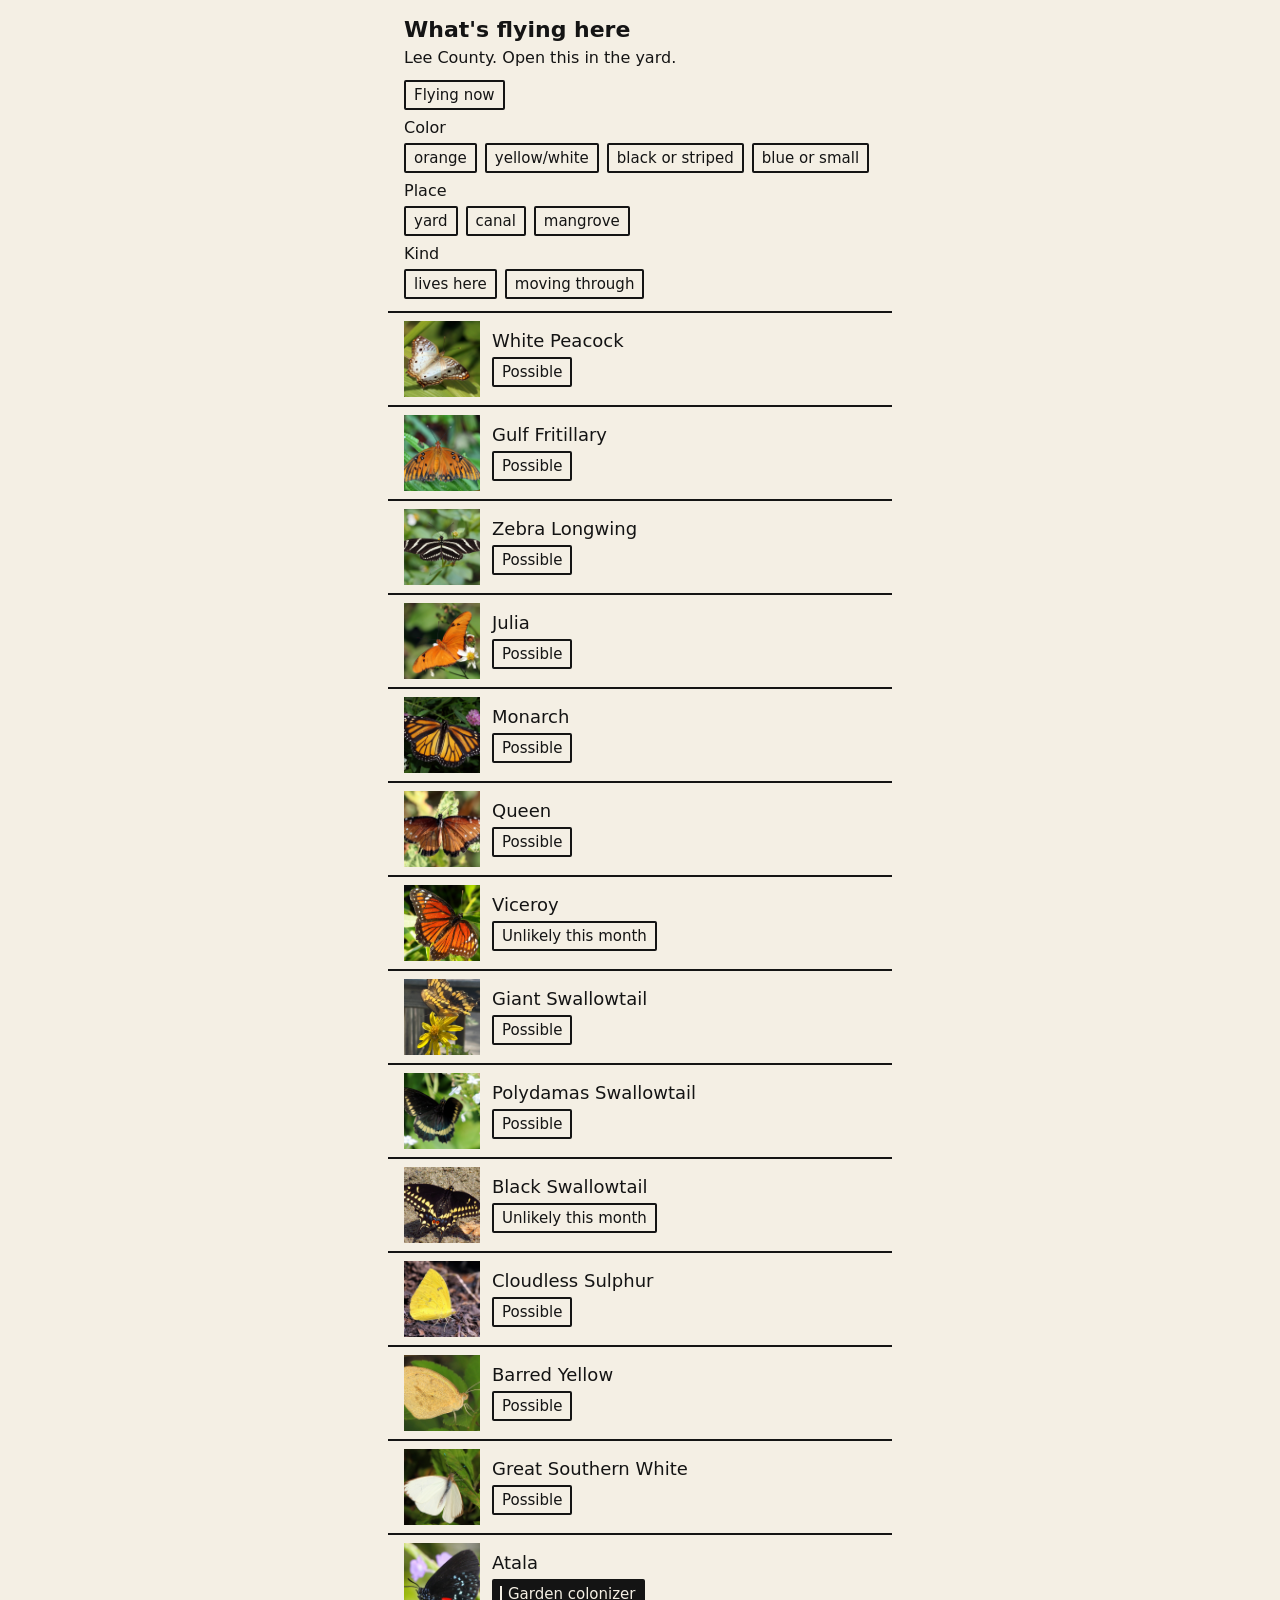
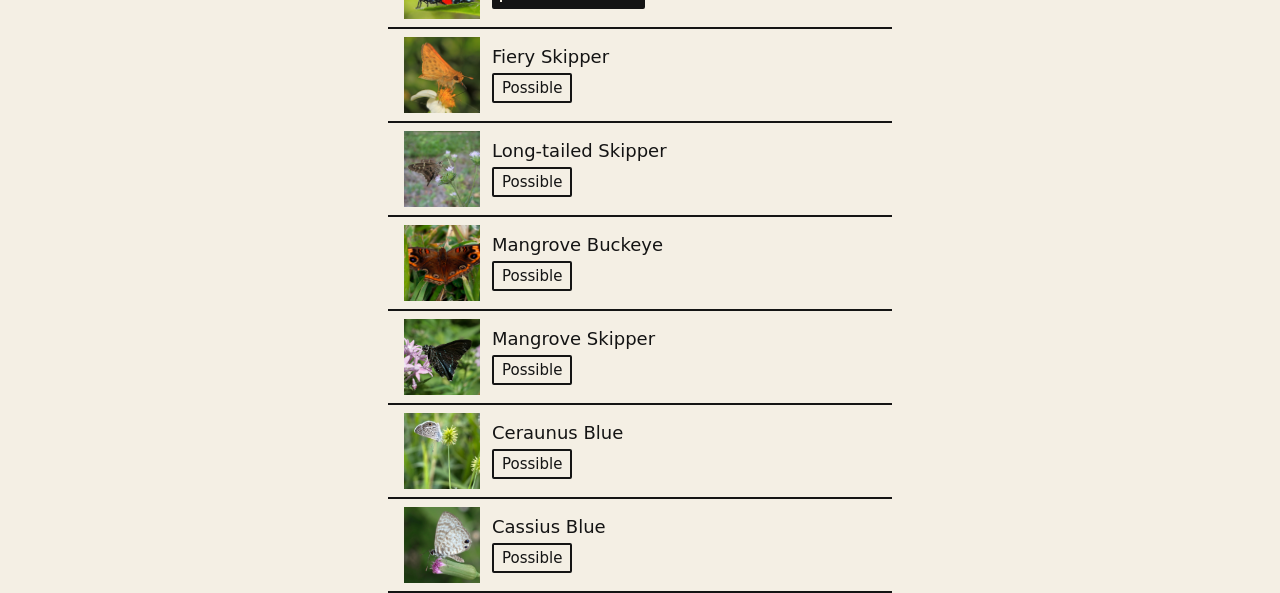
<file: index.html>
<!DOCTYPE html>
<html lang="en">
<head>
  <meta charset="utf-8">
  <meta name="viewport" content="width=device-width, initial-scale=1">
  <title>Cape Coral butterflies</title>
  <link rel="stylesheet" href="css/guide.css">
</head>
<body>
  <div class="app" data-home>
    <header class="home-top">
      <div class="home-lines">
        <h1 class="home-line">What&#39;s flying here</h1>
        <p class="home-sub">Lee County. Open this in the yard.</p>
      </div>
      <div class="filters">
        <div class="filter-lead">
          <button type="button" class="fchip" data-group="flying" data-value="now" aria-pressed="false">Flying now</button>
        </div>
        <div class="filter-group">
          <span class="filter-group-label">Color</span>
          <div class="filter-options">
            <button type="button" class="fchip" data-group="color" data-value="orange" aria-pressed="false">orange</button>
            <button type="button" class="fchip" data-group="color" data-value="yellow/white" aria-pressed="false">yellow/white</button>
            <button type="button" class="fchip" data-group="color" data-value="black or striped" aria-pressed="false">black or striped</button>
            <button type="button" class="fchip" data-group="color" data-value="blue or small" aria-pressed="false">blue or small</button>
          </div>
        </div>
        <div class="filter-group">
          <span class="filter-group-label">Place</span>
          <div class="filter-options">
            <button type="button" class="fchip" data-group="place" data-value="yard" aria-pressed="false">yard</button>
            <button type="button" class="fchip" data-group="place" data-value="canal" aria-pressed="false">canal</button>
            <button type="button" class="fchip" data-group="place" data-value="mangrove" aria-pressed="false">mangrove</button>
          </div>
        </div>
        <div class="filter-group">
          <span class="filter-group-label">Kind</span>
          <div class="filter-options">
            <button type="button" class="fchip" data-group="kind" data-value="lives here" aria-pressed="false">lives here</button>
            <button type="button" class="fchip" data-group="kind" data-value="moving through" aria-pressed="false">moving through</button>
          </div>
        </div>
      </div>
    </header>
    <main class="list">
    <a class="card" href="species/white-peacock.html" data-species="white-peacock" data-color="yellow/white" data-place="yard|canal" data-kind="lives here" data-august-chip="Common now" data-peak="" data-flight="1,2,3,4,5,6,7,8,9,10,11,12" data-garden="0">
      <span class="card-photo"><img src="img/white-peacock-hero.jpg" alt="" width="76" height="76"></span>
      <span class="card-text">
        <span class="card-name">White Peacock</span>
        <span class="chip chip-common" data-chip>Common now</span>
      </span>
    </a>
    <a class="card" href="species/gulf-fritillary.html" data-species="gulf-fritillary" data-color="orange" data-place="yard" data-kind="lives here|moving through" data-august-chip="Common now" data-peak="8,9,10" data-flight="1,2,3,4,5,6,7,8,9,10,11,12" data-garden="0">
      <span class="card-photo"><img src="img/gulf-fritillary-hero.jpg" alt="" width="76" height="76"></span>
      <span class="card-text">
        <span class="card-name">Gulf Fritillary</span>
        <span class="chip chip-common" data-chip>Common now</span>
      </span>
    </a>
    <a class="card" href="species/zebra-longwing.html" data-species="zebra-longwing" data-color="black or striped" data-place="yard" data-kind="lives here" data-august-chip="Common now" data-peak="" data-flight="1,2,3,4,5,6,7,8,9,10,11,12" data-garden="0">
      <span class="card-photo"><img src="img/zebra-longwing-hero.jpg" alt="" width="76" height="76"></span>
      <span class="card-text">
        <span class="card-name">Zebra Longwing</span>
        <span class="chip chip-common" data-chip>Common now</span>
      </span>
    </a>
    <a class="card" href="species/julia.html" data-species="julia" data-color="orange" data-place="yard" data-kind="lives here" data-august-chip="Possible" data-peak="" data-flight="1,2,3,4,5,6,7,8,9,10,11,12" data-garden="0">
      <span class="card-photo"><img src="img/julia-hero.jpg" alt="" width="76" height="76"></span>
      <span class="card-text">
        <span class="card-name">Julia</span>
        <span class="chip chip-possible" data-chip>Possible</span>
      </span>
    </a>
    <a class="card" href="species/monarch.html" data-species="monarch" data-color="orange" data-place="yard" data-kind="lives here|moving through" data-august-chip="Common now" data-peak="10,11" data-flight="1,2,3,4,5,6,7,8,9,10,11,12" data-garden="0">
      <span class="card-photo"><img src="img/monarch-hero.jpg" alt="" width="76" height="76"></span>
      <span class="card-text">
        <span class="card-name">Monarch</span>
        <span class="chip chip-common" data-chip>Common now</span>
      </span>
    </a>
    <a class="card" href="species/queen.html" data-species="queen" data-color="orange" data-place="yard" data-kind="lives here" data-august-chip="Common now" data-peak="" data-flight="1,2,3,4,5,6,7,8,9,10,11,12" data-garden="0">
      <span class="card-photo"><img src="img/queen-hero.jpg" alt="" width="76" height="76"></span>
      <span class="card-text">
        <span class="card-name">Queen</span>
        <span class="chip chip-common" data-chip>Common now</span>
      </span>
    </a>
    <a class="card" href="species/viceroy.html" data-species="viceroy" data-color="orange" data-place="canal" data-kind="lives here" data-august-chip="Possible" data-peak="" data-flight="3,4,5,6,7,8,9,10,11" data-garden="0">
      <span class="card-photo"><img src="img/viceroy-hero.jpg" alt="" width="76" height="76"></span>
      <span class="card-text">
        <span class="card-name">Viceroy</span>
        <span class="chip chip-possible" data-chip>Possible</span>
      </span>
    </a>
    <a class="card" href="species/giant-swallowtail.html" data-species="giant-swallowtail" data-color="yellow/white" data-place="yard" data-kind="lives here" data-august-chip="Common now" data-peak="" data-flight="1,2,3,4,5,6,7,8,9,10,11,12" data-garden="0">
      <span class="card-photo"><img src="img/giant-swallowtail-hero.jpg" alt="" width="76" height="76"></span>
      <span class="card-text">
        <span class="card-name">Giant Swallowtail</span>
        <span class="chip chip-common" data-chip>Common now</span>
      </span>
    </a>
    <a class="card" href="species/polydamas-swallowtail.html" data-species="polydamas-swallowtail" data-color="black or striped" data-place="yard" data-kind="lives here" data-august-chip="Possible" data-peak="" data-flight="1,2,3,4,5,6,7,8,9,10,11,12" data-garden="0">
      <span class="card-photo"><img src="img/polydamas-swallowtail-hero.jpg" alt="" width="76" height="76"></span>
      <span class="card-text">
        <span class="card-name">Polydamas Swallowtail</span>
        <span class="chip chip-possible" data-chip>Possible</span>
      </span>
    </a>
    <a class="card" href="species/black-swallowtail.html" data-species="black-swallowtail" data-color="black or striped" data-place="yard|canal" data-kind="lives here" data-august-chip="Possible" data-peak="" data-flight="2,3,4,5,6,7,8,9,10,11" data-garden="0">
      <span class="card-photo"><img src="img/black-swallowtail-hero.jpg" alt="" width="76" height="76"></span>
      <span class="card-text">
        <span class="card-name">Black Swallowtail</span>
        <span class="chip chip-possible" data-chip>Possible</span>
      </span>
    </a>
    <a class="card" href="species/cloudless-sulphur.html" data-species="cloudless-sulphur" data-color="yellow/white" data-place="yard" data-kind="lives here|moving through" data-august-chip="Possible" data-peak="9,10" data-flight="1,2,3,4,5,6,7,8,9,10,11,12" data-garden="0">
      <span class="card-photo"><img src="img/cloudless-sulphur-hero.jpg" alt="" width="76" height="76"></span>
      <span class="card-text">
        <span class="card-name">Cloudless Sulphur</span>
        <span class="chip chip-possible" data-chip>Possible</span>
      </span>
    </a>
    <a class="card" href="species/barred-yellow.html" data-species="barred-yellow" data-color="yellow/white|blue or small" data-place="" data-kind="lives here" data-august-chip="Common now" data-peak="" data-flight="1,2,3,4,5,6,7,8,9,10,11,12" data-garden="0">
      <span class="card-photo"><img src="img/barred-yellow-hero.jpg" alt="" width="76" height="76"></span>
      <span class="card-text">
        <span class="card-name">Barred Yellow</span>
        <span class="chip chip-common" data-chip>Common now</span>
      </span>
    </a>
    <a class="card" href="species/great-southern-white.html" data-species="great-southern-white" data-color="yellow/white" data-place="mangrove" data-kind="lives here|moving through" data-august-chip="Possible" data-peak="" data-flight="1,2,3,4,5,6,7,8,9,10,11,12" data-garden="0">
      <span class="card-photo"><img src="img/great-southern-white-hero.jpg" alt="" width="76" height="76"></span>
      <span class="card-text">
        <span class="card-name">Great Southern White</span>
        <span class="chip chip-possible" data-chip>Possible</span>
      </span>
    </a>
    <a class="card" href="species/atala.html" data-species="atala" data-color="black or striped" data-place="yard" data-kind="lives here" data-august-chip="Garden colonizer" data-peak="" data-flight="1,2,3,4,5,6,7,8,9,10,11,12" data-garden="1">
      <span class="card-photo"><img src="img/atala-hero.jpg" alt="" width="76" height="76"></span>
      <span class="card-text">
        <span class="card-name">Atala</span>
        <span class="chip chip-colonizer" data-chip>Garden colonizer</span>
      </span>
    </a>
    <a class="card" href="species/fiery-skipper.html" data-species="fiery-skipper" data-color="orange|blue or small" data-place="yard" data-kind="lives here" data-august-chip="Common now" data-peak="" data-flight="1,2,3,4,5,6,7,8,9,10,11,12" data-garden="0">
      <span class="card-photo"><img src="img/fiery-skipper-hero.jpg" alt="" width="76" height="76"></span>
      <span class="card-text">
        <span class="card-name">Fiery Skipper</span>
        <span class="chip chip-common" data-chip>Common now</span>
      </span>
    </a>
    <a class="card" href="species/long-tailed-skipper.html" data-species="long-tailed-skipper" data-color="black or striped" data-place="yard" data-kind="lives here|moving through" data-august-chip="Possible" data-peak="10" data-flight="1,2,3,4,5,6,7,8,9,10,11,12" data-garden="0">
      <span class="card-photo"><img src="img/long-tailed-skipper-hero.jpg" alt="" width="76" height="76"></span>
      <span class="card-text">
        <span class="card-name">Long-tailed Skipper</span>
        <span class="chip chip-possible" data-chip>Possible</span>
      </span>
    </a>
    <a class="card" href="species/mangrove-buckeye.html" data-species="mangrove-buckeye" data-color="orange" data-place="canal|mangrove" data-kind="lives here" data-august-chip="Possible" data-peak="" data-flight="1,2,3,4,5,6,7,8,9,10,11,12" data-garden="0">
      <span class="card-photo"><img src="img/mangrove-buckeye-hero.jpg" alt="" width="76" height="76"></span>
      <span class="card-text">
        <span class="card-name">Mangrove Buckeye</span>
        <span class="chip chip-possible" data-chip>Possible</span>
      </span>
    </a>
    <a class="card" href="species/mangrove-skipper.html" data-species="mangrove-skipper" data-color="black or striped" data-place="mangrove" data-kind="lives here" data-august-chip="Common now" data-peak="" data-flight="1,2,3,4,5,6,7,8,9,10,11,12" data-garden="0">
      <span class="card-photo"><img src="img/mangrove-skipper-hero.jpg" alt="" width="76" height="76"></span>
      <span class="card-text">
        <span class="card-name">Mangrove Skipper</span>
        <span class="chip chip-common" data-chip>Common now</span>
      </span>
    </a>
    <a class="card" href="species/ceraunus-blue.html" data-species="ceraunus-blue" data-color="blue or small" data-place="" data-kind="lives here" data-august-chip="Common now" data-peak="" data-flight="1,2,3,4,5,6,7,8,9,10,11,12" data-garden="0">
      <span class="card-photo"><img src="img/ceraunus-blue-hero.jpg" alt="" width="76" height="76"></span>
      <span class="card-text">
        <span class="card-name">Ceraunus Blue</span>
        <span class="chip chip-common" data-chip>Common now</span>
      </span>
    </a>
    <a class="card" href="species/cassius-blue.html" data-species="cassius-blue" data-color="blue or small" data-place="yard" data-kind="lives here" data-august-chip="Possible" data-peak="" data-flight="1,2,3,4,5,6,7,8,9,10,11,12" data-garden="0">
      <span class="card-photo"><img src="img/cassius-blue-hero.jpg" alt="" width="76" height="76"></span>
      <span class="card-text">
        <span class="card-name">Cassius Blue</span>
        <span class="chip chip-possible" data-chip>Possible</span>
      </span>
    </a>
    </main>
  </div>
  <script src="js/guide.js"></script>
</body>
</html>
</file>
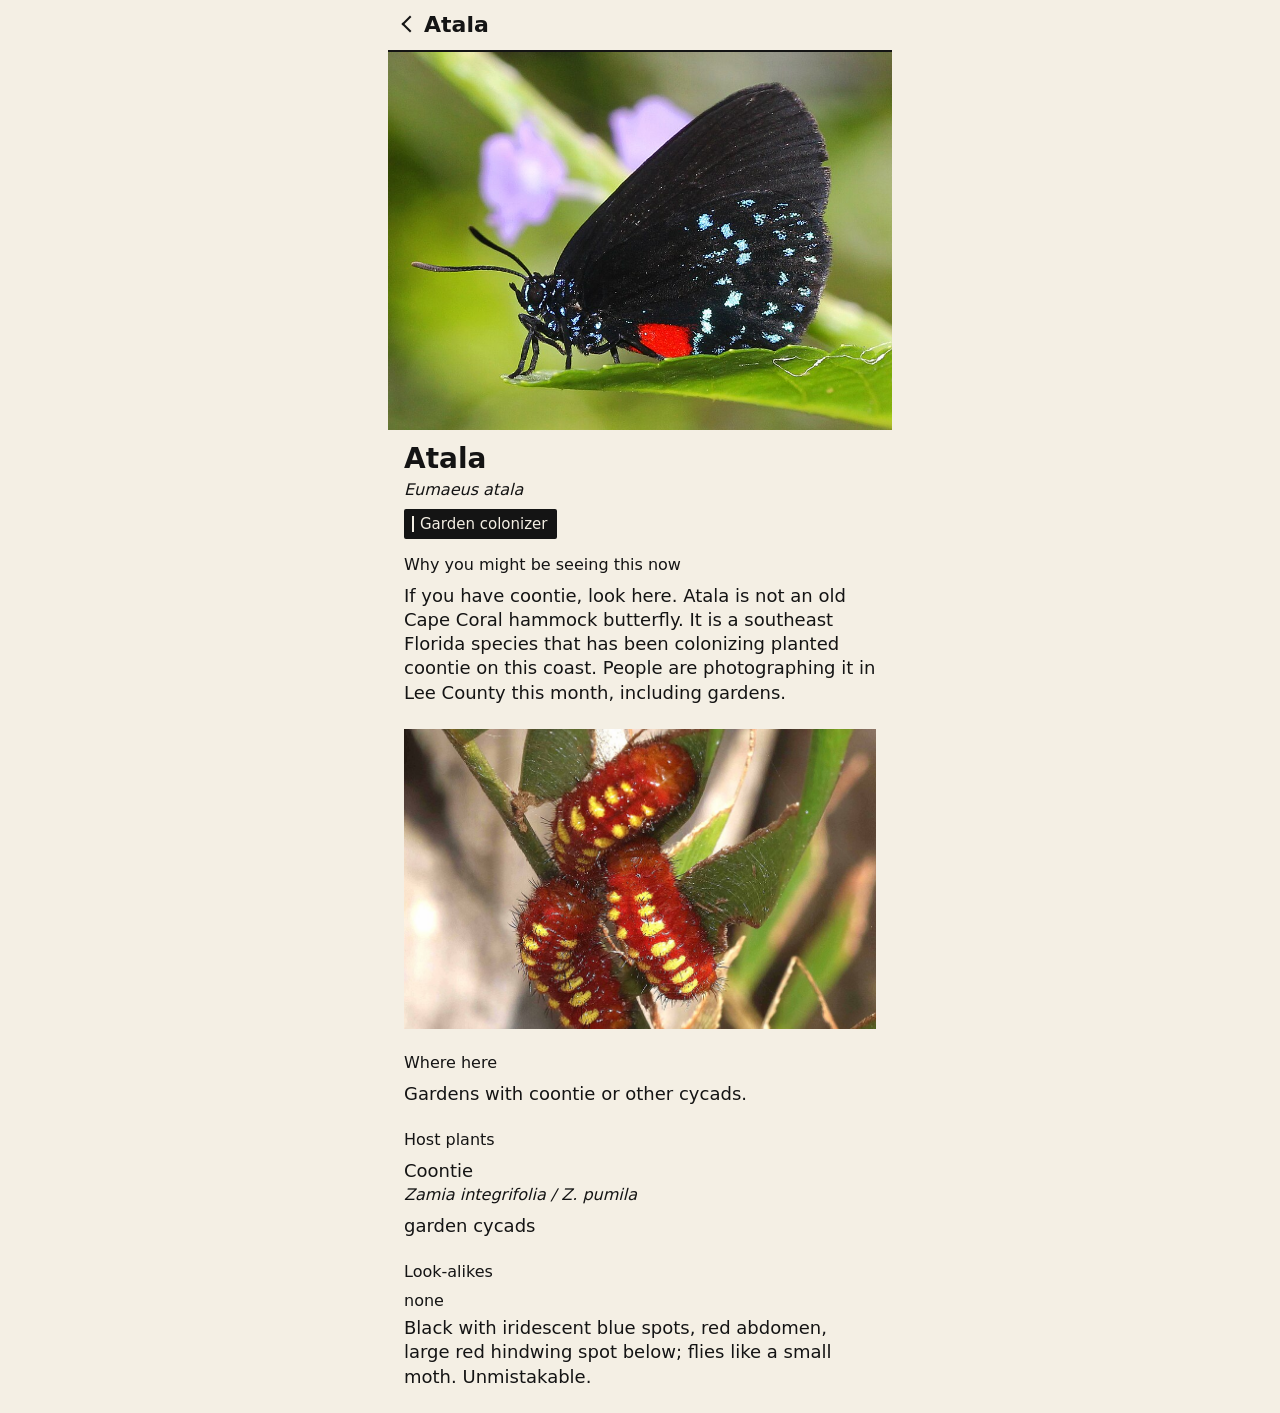
<file: species/atala.html>
<!DOCTYPE html>
<html lang="en">
<head>
  <meta charset="utf-8">
  <meta name="viewport" content="width=device-width, initial-scale=1">
  <title>Atala · Cape Coral butterflies</title>
  <link rel="stylesheet" href="../css/guide.css">
</head>
<body>
  <div class="app" data-species-page data-species="atala" data-color="black or striped" data-place="yard" data-kind="lives here" data-august-chip="Garden colonizer" data-peak="" data-flight="1,2,3,4,5,6,7,8,9,10,11,12" data-garden="1">
    <div class="backbar">
      <a class="back" href="../index.html"><span class="back-mark" aria-hidden="true"></span>Atala</a>
    </div>
    <div class="hero">
      <img src="../img/atala-hero.jpg" alt="" width="400" height="300">
    </div>
    <header class="names">
      <h1 class="common">Atala</h1>
      <p class="scientific">Eumaeus atala</p>
      <span class="chip chip-colonizer" data-chip>Garden colonizer</span>
    </header>
    <section class="why">
      <h2 class="sec-label">Why you might be seeing this now</h2>
      <p class="why-text">If you have coontie, look here. Atala is not an old Cape Coral hammock butterfly. It is a southeast Florida species that has been colonizing planted coontie on this coast. People are photographing it in Lee County this month, including gardens.</p>
    </section>
    <div class="secondary">
      <figure><img src="../img/atala-caterpillar.jpg" alt="" width="400" height="300"></figure>
    </div>
    <section class="section">
      <h2 class="sec-label">Where here</h2>
      <p class="where-text">Gardens with coontie or other cycads.</p>
    </section>
    <section class="section">
      <h2 class="sec-label">Host plants</h2>
      <div class="host">
        <p class="host-common">Coontie</p>
        <span class="host-sci">Zamia integrifolia / Z. pumila</span>
      </div>
      <div class="host">
        <p class="host-common">garden cycads</p>
      </div>
    </section>
    <section class="section">
      <h2 class="sec-label">Look-alikes</h2>
      <div class="la">
        <span class="la-name">none</span>
        <p class="la-how">Black with iridescent blue spots, red abdomen, large red hindwing spot below; flies like a small moth. Unmistakable.</p>
      </div>
    </section>
    <div class="page-end"></div>
  </div>
  <script src="../js/guide.js"></script>
</body>
</html>
</file>
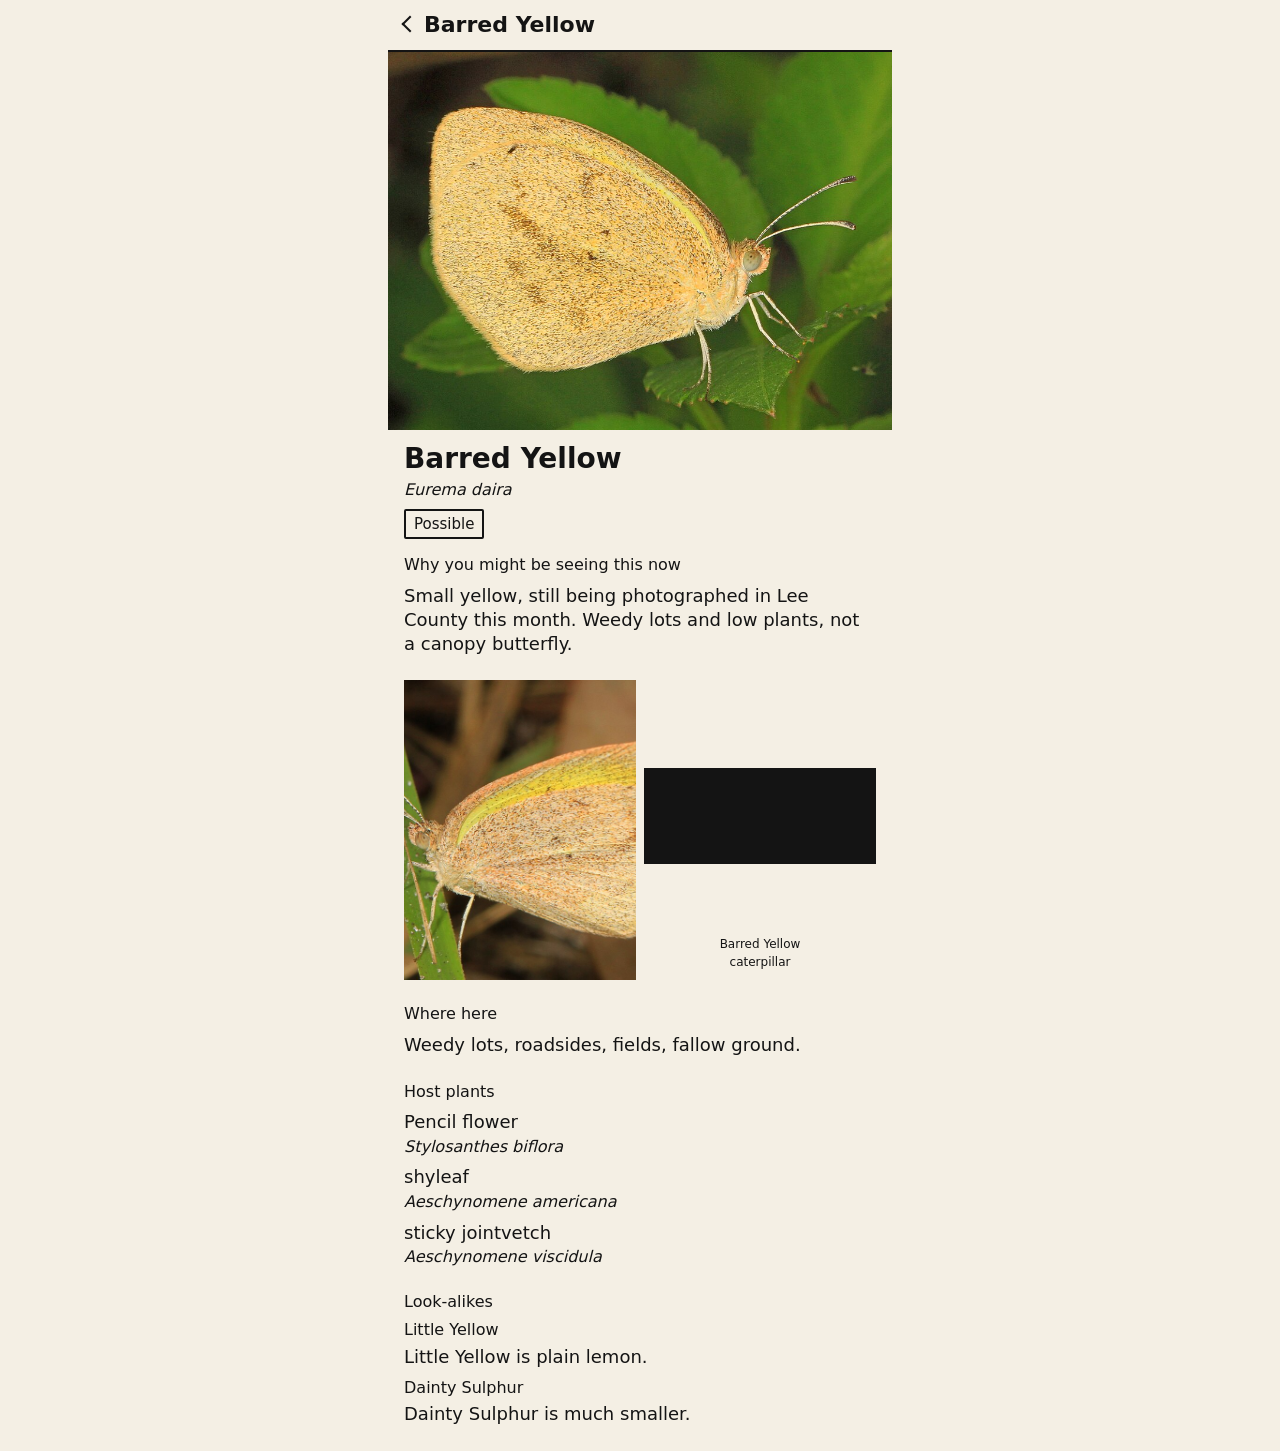
<file: species/barred-yellow.html>
<!DOCTYPE html>
<html lang="en">
<head>
  <meta charset="utf-8">
  <meta name="viewport" content="width=device-width, initial-scale=1">
  <title>Barred Yellow · Cape Coral butterflies</title>
  <link rel="stylesheet" href="../css/guide.css">
</head>
<body>
  <div class="app" data-species-page data-species="barred-yellow" data-color="yellow/white|blue or small" data-place="" data-kind="lives here" data-august-chip="Common now" data-peak="" data-flight="1,2,3,4,5,6,7,8,9,10,11,12" data-garden="0">
    <div class="backbar">
      <a class="back" href="../index.html"><span class="back-mark" aria-hidden="true"></span>Barred Yellow</a>
    </div>
    <div class="hero">
      <img src="../img/barred-yellow-hero.jpg" alt="" width="400" height="300">
    </div>
    <header class="names">
      <h1 class="common">Barred Yellow</h1>
      <p class="scientific">Eurema daira</p>
      <span class="chip chip-common" data-chip>Common now</span>
    </header>
    <section class="why">
      <h2 class="sec-label">Why you might be seeing this now</h2>
      <p class="why-text">Small yellow, still being photographed in Lee County this month. Weedy lots and low plants, not a canopy butterfly.</p>
    </section>
    <div class="secondary two">
      <figure><img src="../img/barred-yellow-underside.jpg" alt="" width="400" height="300"></figure>
      <figure><img src="../img/barred-yellow-caterpillar.svg" alt="" width="400" height="300"></figure>
    </div>
    <section class="section">
      <h2 class="sec-label">Where here</h2>
      <p class="where-text">Weedy lots, roadsides, fields, fallow ground.</p>
    </section>
    <section class="section">
      <h2 class="sec-label">Host plants</h2>
      <div class="host">
        <p class="host-common">Pencil flower</p>
        <span class="host-sci">Stylosanthes biflora</span>
      </div>
      <div class="host">
        <p class="host-common">shyleaf</p>
        <span class="host-sci">Aeschynomene americana</span>
      </div>
      <div class="host">
        <p class="host-common">sticky jointvetch</p>
        <span class="host-sci">Aeschynomene viscidula</span>
      </div>
    </section>
    <section class="section">
      <h2 class="sec-label">Look-alikes</h2>
      <div class="la">
        <span class="la-name">Little Yellow</span>
        <p class="la-how">Little Yellow is plain lemon.</p>
      </div>
      <div class="la">
        <span class="la-name">Dainty Sulphur</span>
        <p class="la-how">Dainty Sulphur is much smaller.</p>
      </div>
    </section>
    <div class="page-end"></div>
  </div>
  <script src="../js/guide.js"></script>
</body>
</html>
</file>
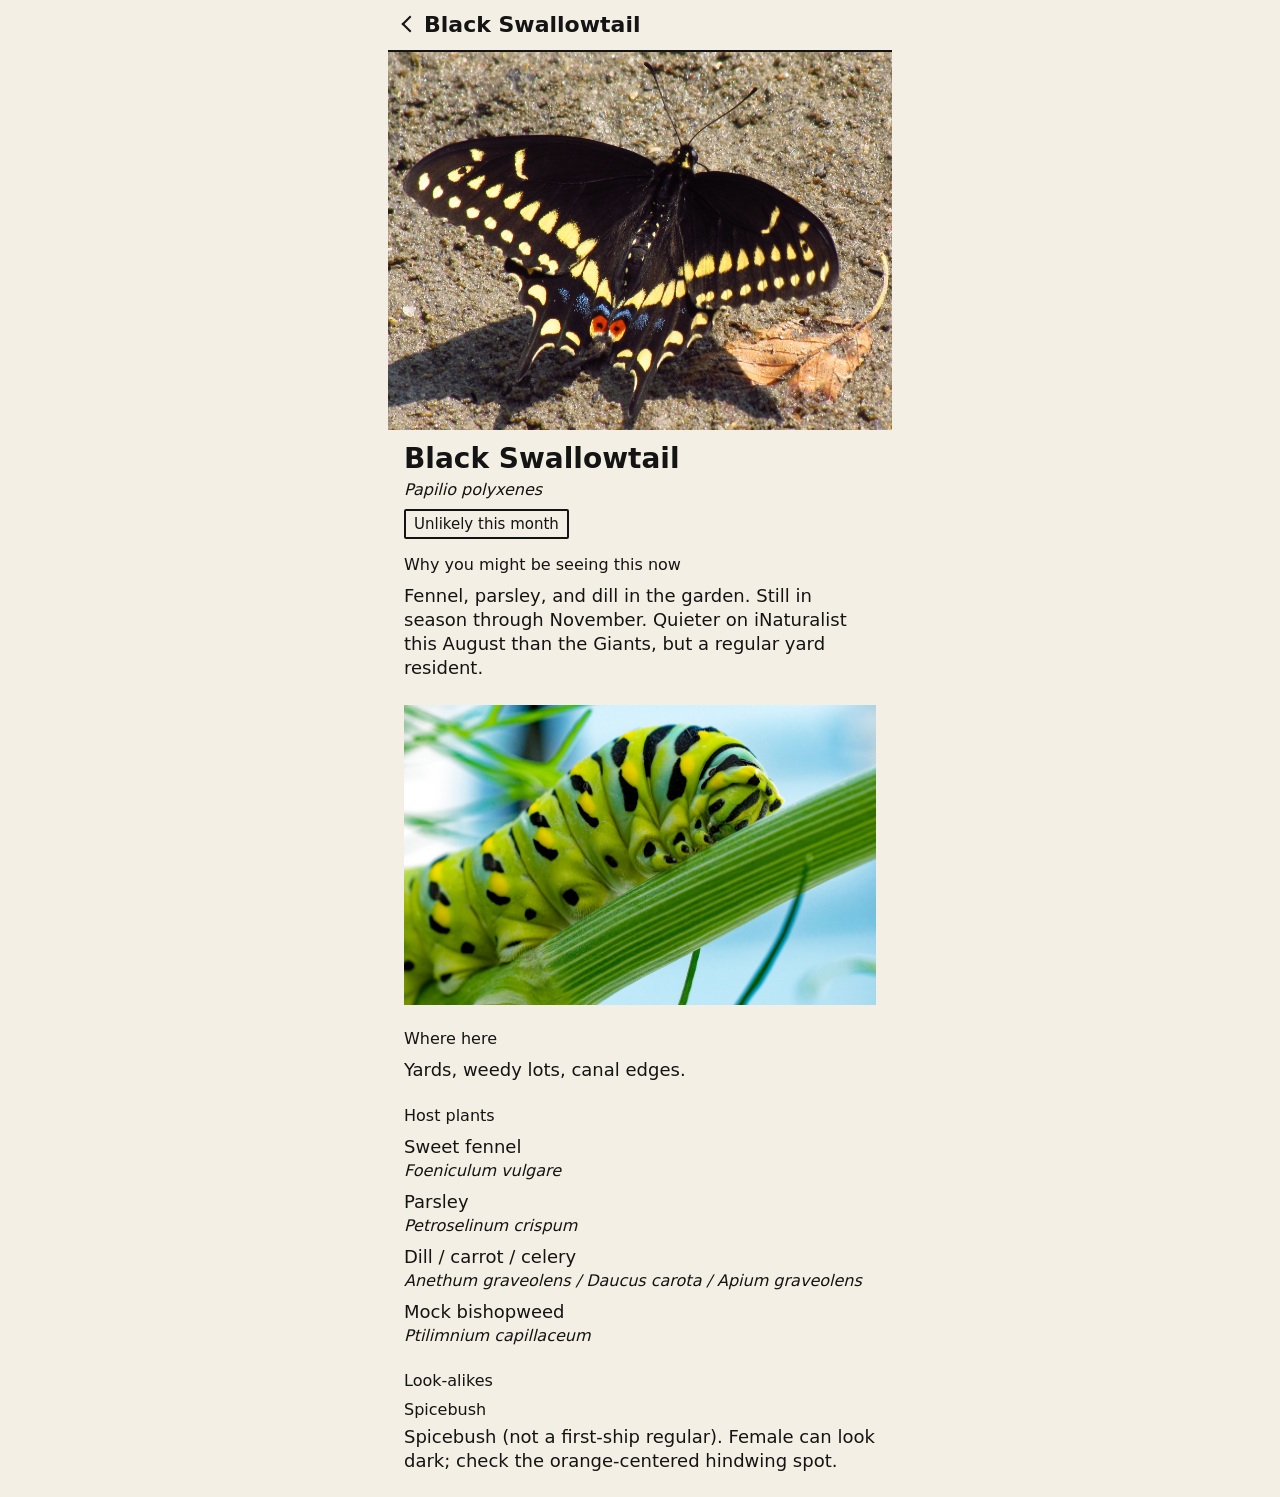
<file: species/black-swallowtail.html>
<!DOCTYPE html>
<html lang="en">
<head>
  <meta charset="utf-8">
  <meta name="viewport" content="width=device-width, initial-scale=1">
  <title>Black Swallowtail · Cape Coral butterflies</title>
  <link rel="stylesheet" href="../css/guide.css">
</head>
<body>
  <div class="app" data-species-page data-species="black-swallowtail" data-color="black or striped" data-place="yard|canal" data-kind="lives here" data-august-chip="Possible" data-peak="" data-flight="2,3,4,5,6,7,8,9,10,11" data-garden="0">
    <div class="backbar">
      <a class="back" href="../index.html"><span class="back-mark" aria-hidden="true"></span>Black Swallowtail</a>
    </div>
    <div class="hero">
      <img src="../img/black-swallowtail-hero.jpg" alt="" width="400" height="300">
    </div>
    <header class="names">
      <h1 class="common">Black Swallowtail</h1>
      <p class="scientific">Papilio polyxenes</p>
      <span class="chip chip-possible" data-chip>Possible</span>
    </header>
    <section class="why">
      <h2 class="sec-label">Why you might be seeing this now</h2>
      <p class="why-text">Fennel, parsley, and dill in the garden. Still in season through November. Quieter on iNaturalist this August than the Giants, but a regular yard resident.</p>
    </section>
    <div class="secondary">
      <figure><img src="../img/black-swallowtail-caterpillar.jpg" alt="" width="400" height="300"></figure>
    </div>
    <section class="section">
      <h2 class="sec-label">Where here</h2>
      <p class="where-text">Yards, weedy lots, canal edges.</p>
    </section>
    <section class="section">
      <h2 class="sec-label">Host plants</h2>
      <div class="host">
        <p class="host-common">Sweet fennel</p>
        <span class="host-sci">Foeniculum vulgare</span>
      </div>
      <div class="host">
        <p class="host-common">Parsley</p>
        <span class="host-sci">Petroselinum crispum</span>
      </div>
      <div class="host">
        <p class="host-common">Dill / carrot / celery</p>
        <span class="host-sci">Anethum graveolens / Daucus carota / Apium graveolens</span>
      </div>
      <div class="host">
        <p class="host-common">Mock bishopweed</p>
        <span class="host-sci">Ptilimnium capillaceum</span>
      </div>
    </section>
    <section class="section">
      <h2 class="sec-label">Look-alikes</h2>
      <div class="la">
        <span class="la-name">Spicebush</span>
        <p class="la-how">Spicebush (not a first-ship regular). Female can look dark; check the orange-centered hindwing spot.</p>
      </div>
    </section>
    <div class="page-end"></div>
  </div>
  <script src="../js/guide.js"></script>
</body>
</html>
</file>
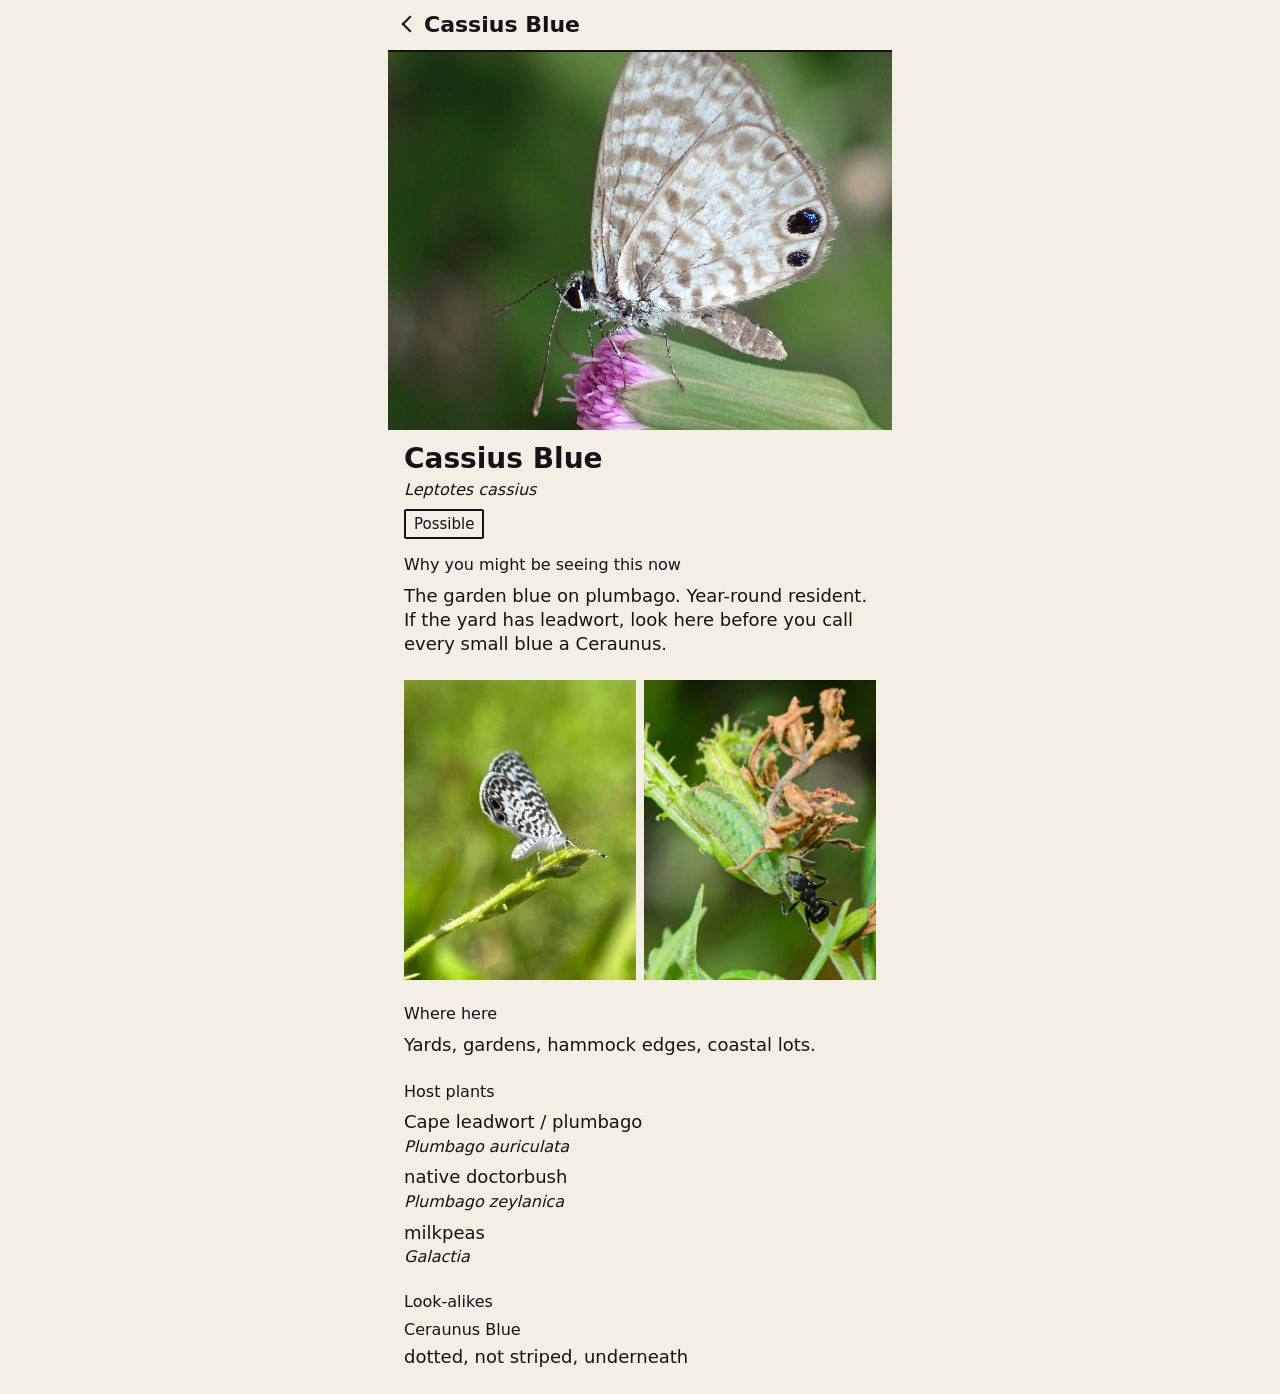
<file: species/cassius-blue.html>
<!DOCTYPE html>
<html lang="en">
<head>
  <meta charset="utf-8">
  <meta name="viewport" content="width=device-width, initial-scale=1">
  <title>Cassius Blue · Cape Coral butterflies</title>
  <link rel="stylesheet" href="../css/guide.css">
</head>
<body>
  <div class="app" data-species-page data-species="cassius-blue" data-color="blue or small" data-place="yard" data-kind="lives here" data-august-chip="Possible" data-peak="" data-flight="1,2,3,4,5,6,7,8,9,10,11,12" data-garden="0">
    <div class="backbar">
      <a class="back" href="../index.html"><span class="back-mark" aria-hidden="true"></span>Cassius Blue</a>
    </div>
    <div class="hero">
      <img src="../img/cassius-blue-hero.jpg" alt="" width="400" height="300">
    </div>
    <header class="names">
      <h1 class="common">Cassius Blue</h1>
      <p class="scientific">Leptotes cassius</p>
      <span class="chip chip-possible" data-chip>Possible</span>
    </header>
    <section class="why">
      <h2 class="sec-label">Why you might be seeing this now</h2>
      <p class="why-text">The garden blue on plumbago. Year-round resident. If the yard has leadwort, look here before you call every small blue a Ceraunus.</p>
    </section>
    <div class="secondary two">
      <figure><img src="../img/cassius-blue-underside.jpg" alt="" width="400" height="300"></figure>
      <figure><img src="../img/cassius-blue-caterpillar.jpg" alt="" width="400" height="300"></figure>
    </div>
    <section class="section">
      <h2 class="sec-label">Where here</h2>
      <p class="where-text">Yards, gardens, hammock edges, coastal lots.</p>
    </section>
    <section class="section">
      <h2 class="sec-label">Host plants</h2>
      <div class="host">
        <p class="host-common">Cape leadwort / plumbago</p>
        <span class="host-sci">Plumbago auriculata</span>
      </div>
      <div class="host">
        <p class="host-common">native doctorbush</p>
        <span class="host-sci">Plumbago zeylanica</span>
      </div>
      <div class="host">
        <p class="host-common">milkpeas</p>
        <span class="host-sci">Galactia</span>
      </div>
    </section>
    <section class="section">
      <h2 class="sec-label">Look-alikes</h2>
      <div class="la">
        <span class="la-name">Ceraunus Blue</span>
        <p class="la-how">dotted, not striped, underneath</p>
      </div>
    </section>
    <div class="page-end"></div>
  </div>
  <script src="../js/guide.js"></script>
</body>
</html>
</file>
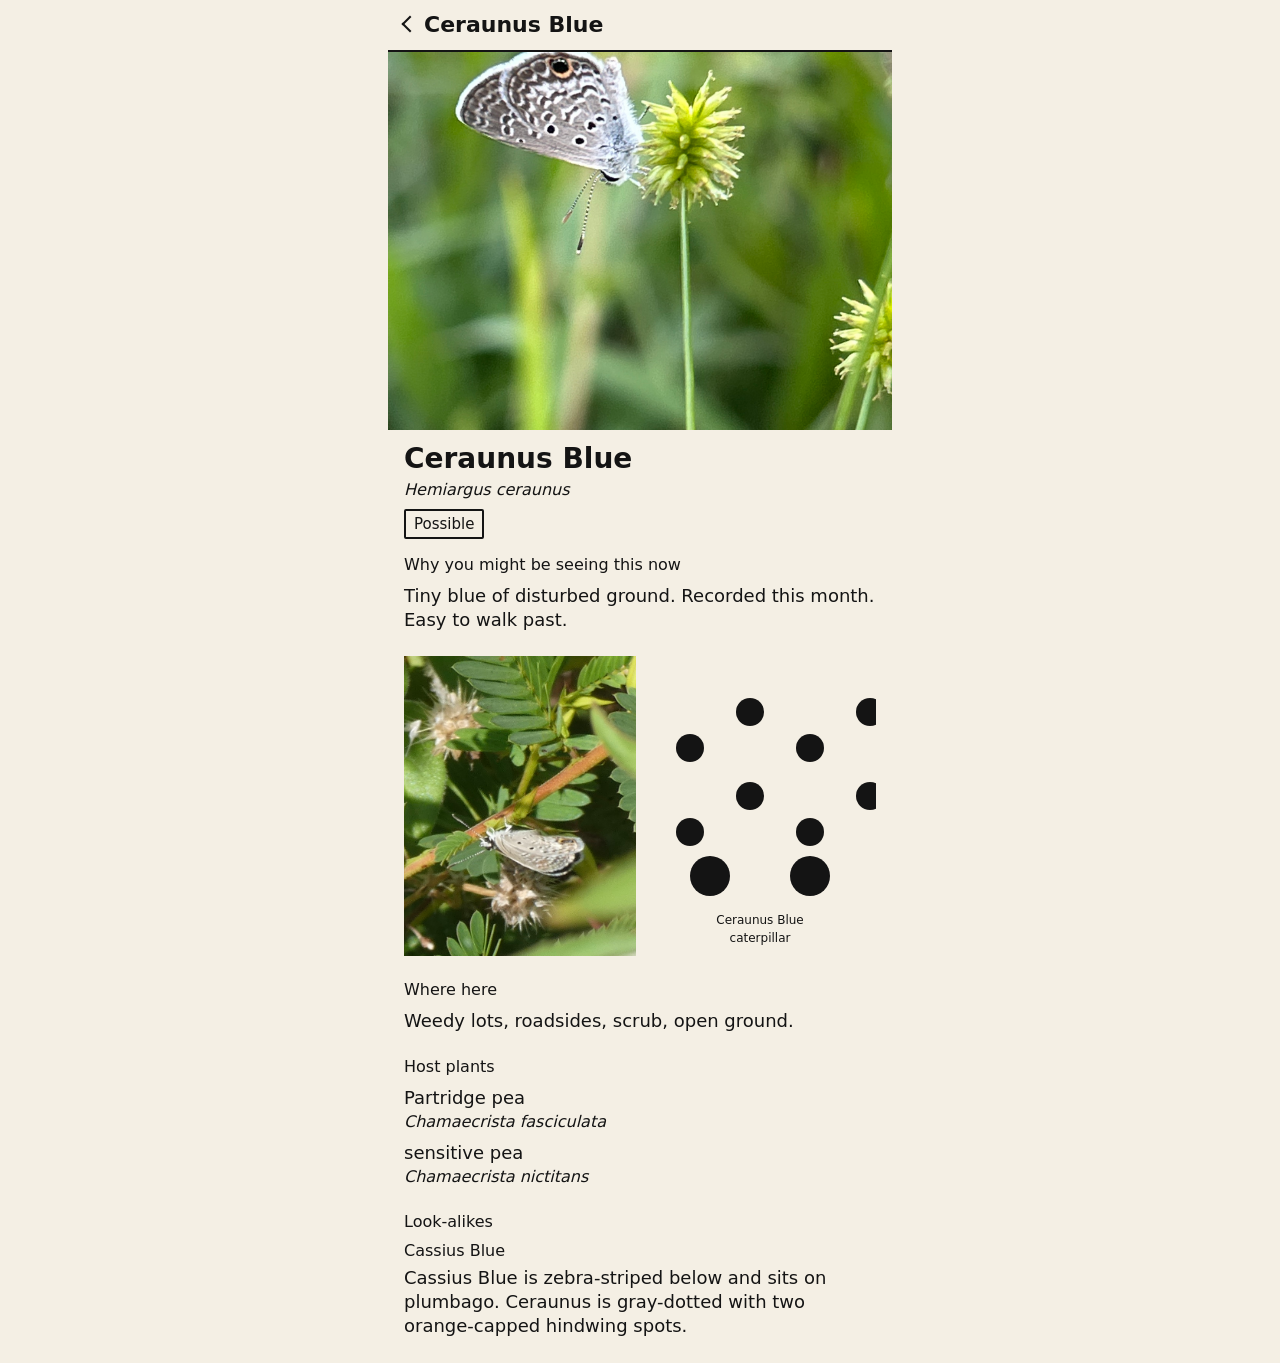
<file: species/ceraunus-blue.html>
<!DOCTYPE html>
<html lang="en">
<head>
  <meta charset="utf-8">
  <meta name="viewport" content="width=device-width, initial-scale=1">
  <title>Ceraunus Blue · Cape Coral butterflies</title>
  <link rel="stylesheet" href="../css/guide.css">
</head>
<body>
  <div class="app" data-species-page data-species="ceraunus-blue" data-color="blue or small" data-place="" data-kind="lives here" data-august-chip="Common now" data-peak="" data-flight="1,2,3,4,5,6,7,8,9,10,11,12" data-garden="0">
    <div class="backbar">
      <a class="back" href="../index.html"><span class="back-mark" aria-hidden="true"></span>Ceraunus Blue</a>
    </div>
    <div class="hero">
      <img src="../img/ceraunus-blue-hero.jpg" alt="" width="400" height="300">
    </div>
    <header class="names">
      <h1 class="common">Ceraunus Blue</h1>
      <p class="scientific">Hemiargus ceraunus</p>
      <span class="chip chip-common" data-chip>Common now</span>
    </header>
    <section class="why">
      <h2 class="sec-label">Why you might be seeing this now</h2>
      <p class="why-text">Tiny blue of disturbed ground. Recorded this month. Easy to walk past.</p>
    </section>
    <div class="secondary two">
      <figure><img src="../img/ceraunus-blue-underside.jpg" alt="" width="400" height="300"></figure>
      <figure><img src="../img/ceraunus-blue-caterpillar.svg" alt="" width="400" height="300"></figure>
    </div>
    <section class="section">
      <h2 class="sec-label">Where here</h2>
      <p class="where-text">Weedy lots, roadsides, scrub, open ground.</p>
    </section>
    <section class="section">
      <h2 class="sec-label">Host plants</h2>
      <div class="host">
        <p class="host-common">Partridge pea</p>
        <span class="host-sci">Chamaecrista fasciculata</span>
      </div>
      <div class="host">
        <p class="host-common">sensitive pea</p>
        <span class="host-sci">Chamaecrista nictitans</span>
      </div>
    </section>
    <section class="section">
      <h2 class="sec-label">Look-alikes</h2>
      <div class="la">
        <span class="la-name">Cassius Blue</span>
        <p class="la-how">Cassius Blue is zebra-striped below and sits on plumbago. Ceraunus is gray-dotted with two orange-capped hindwing spots.</p>
      </div>
    </section>
    <div class="page-end"></div>
  </div>
  <script src="../js/guide.js"></script>
</body>
</html>
</file>
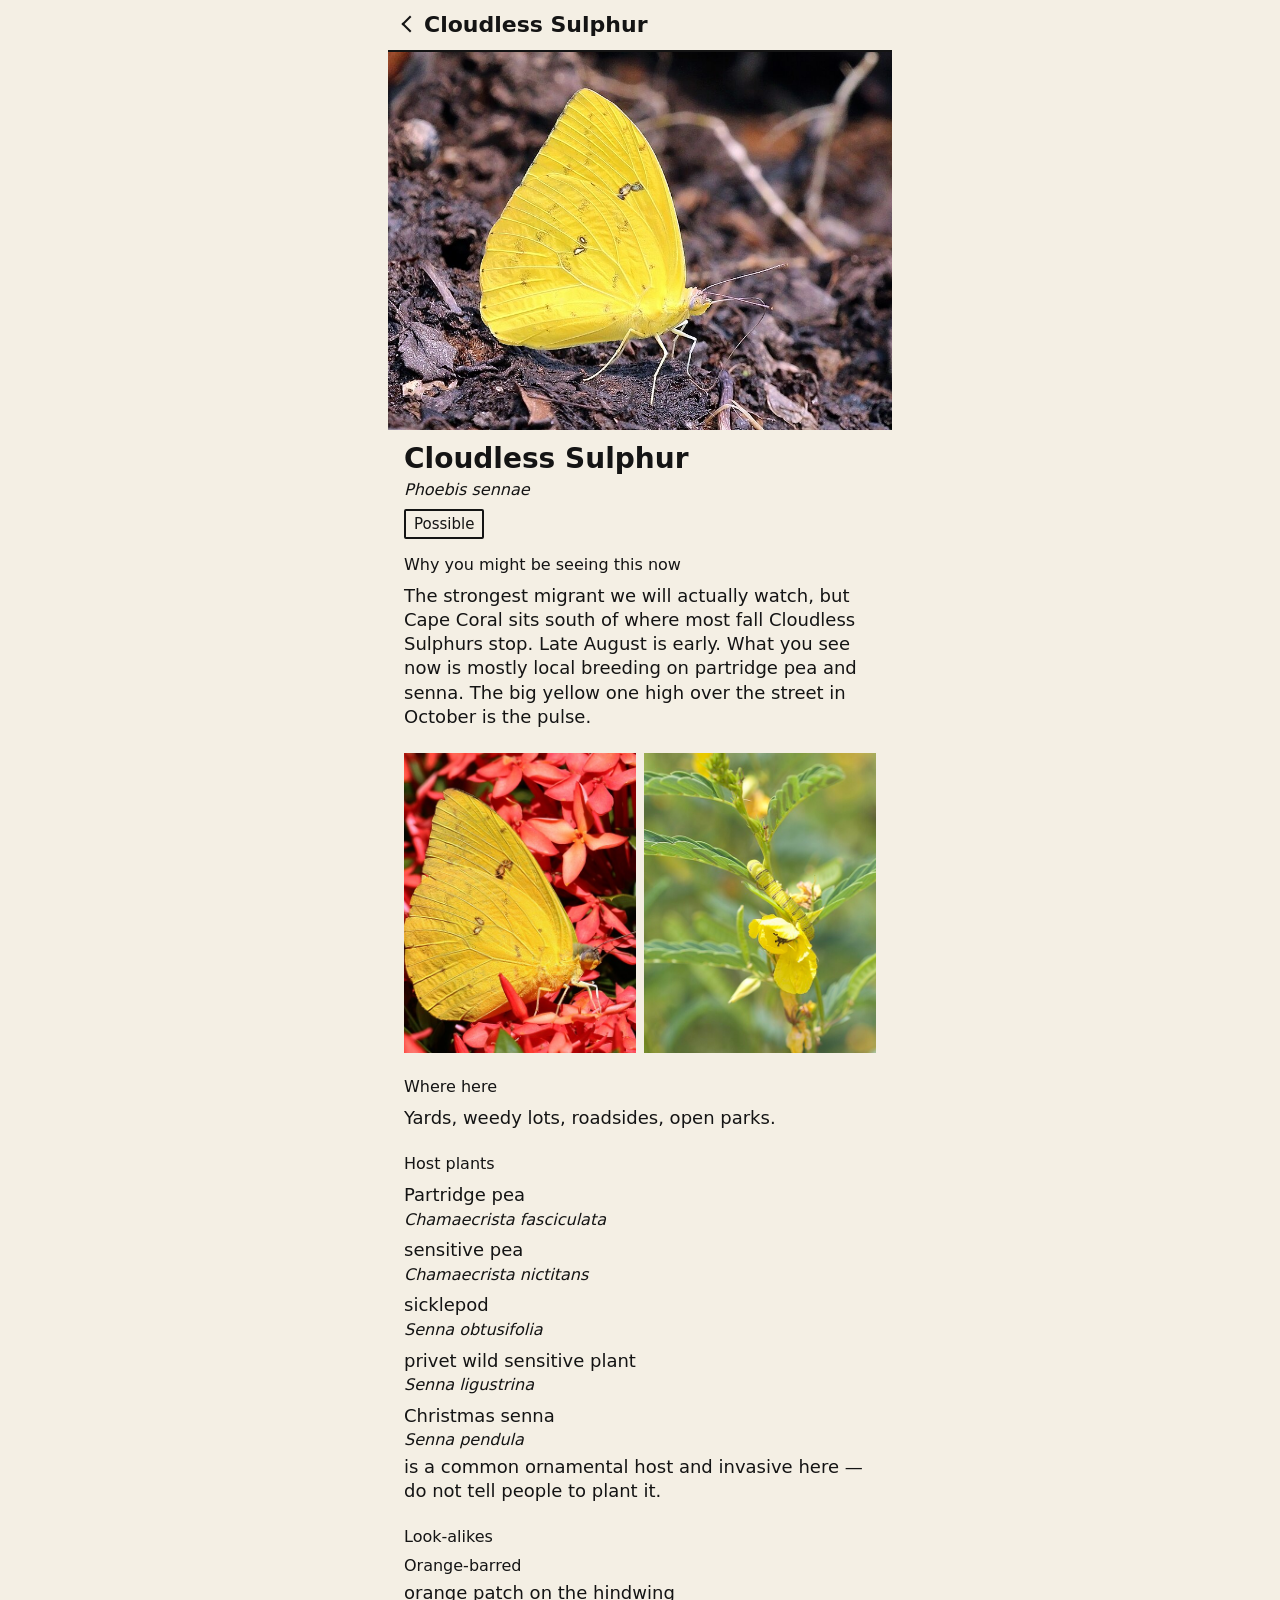
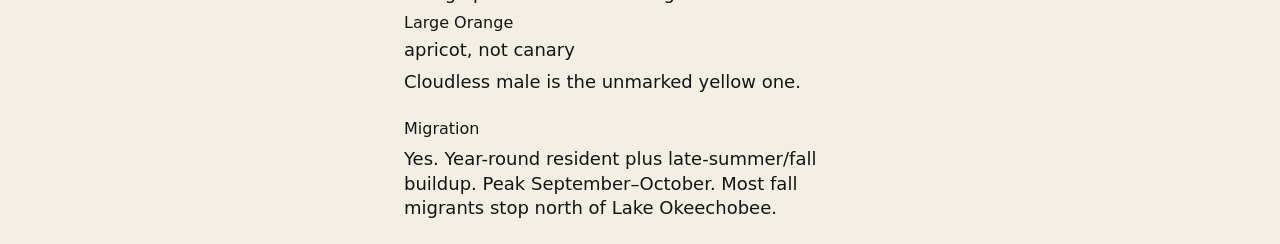
<file: species/cloudless-sulphur.html>
<!DOCTYPE html>
<html lang="en">
<head>
  <meta charset="utf-8">
  <meta name="viewport" content="width=device-width, initial-scale=1">
  <title>Cloudless Sulphur · Cape Coral butterflies</title>
  <link rel="stylesheet" href="../css/guide.css">
</head>
<body>
  <div class="app" data-species-page data-species="cloudless-sulphur" data-color="yellow/white" data-place="yard" data-kind="lives here|moving through" data-august-chip="Possible" data-peak="9,10" data-flight="1,2,3,4,5,6,7,8,9,10,11,12" data-garden="0">
    <div class="backbar">
      <a class="back" href="../index.html"><span class="back-mark" aria-hidden="true"></span>Cloudless Sulphur</a>
    </div>
    <div class="hero">
      <img src="../img/cloudless-sulphur-hero.jpg" alt="" width="400" height="300">
    </div>
    <header class="names">
      <h1 class="common">Cloudless Sulphur</h1>
      <p class="scientific">Phoebis sennae</p>
      <span class="chip chip-possible" data-chip>Possible</span>
    </header>
    <section class="why">
      <h2 class="sec-label">Why you might be seeing this now</h2>
      <p class="why-text">The strongest migrant we will actually watch, but Cape Coral sits south of where most fall Cloudless Sulphurs stop. Late August is early. What you see now is mostly local breeding on partridge pea and senna. The big yellow one high over the street in October is the pulse.</p>
    </section>
    <div class="secondary two">
      <figure><img src="../img/cloudless-sulphur-underside.jpg" alt="" width="400" height="300"></figure>
      <figure><img src="../img/cloudless-sulphur-caterpillar.jpg" alt="" width="400" height="300"></figure>
    </div>
    <section class="section">
      <h2 class="sec-label">Where here</h2>
      <p class="where-text">Yards, weedy lots, roadsides, open parks.</p>
    </section>
    <section class="section">
      <h2 class="sec-label">Host plants</h2>
      <div class="host">
        <p class="host-common">Partridge pea</p>
        <span class="host-sci">Chamaecrista fasciculata</span>
      </div>
      <div class="host">
        <p class="host-common">sensitive pea</p>
        <span class="host-sci">Chamaecrista nictitans</span>
      </div>
      <div class="host">
        <p class="host-common">sicklepod</p>
        <span class="host-sci">Senna obtusifolia</span>
      </div>
      <div class="host">
        <p class="host-common">privet wild sensitive plant</p>
        <span class="host-sci">Senna ligustrina</span>
      </div>
      <div class="host">
        <p class="host-common">Christmas senna</p>
        <span class="host-sci">Senna pendula</span>
        <span class="host-extra">is a common ornamental host and invasive here — do not tell people to plant it.</span>
      </div>
    </section>
    <section class="section">
      <h2 class="sec-label">Look-alikes</h2>
      <div class="la">
        <span class="la-name">Orange-barred</span>
        <p class="la-how">orange patch on the hindwing</p>
      </div>
      <div class="la">
        <span class="la-name">Large Orange</span>
        <p class="la-how">apricot, not canary</p>
      </div>
      <div class="la">
        <p class="la-how">Cloudless male is the unmarked yellow one.</p>
      </div>
    </section>
    <section class="section">
      <h2 class="sec-label">Migration</h2>
      <p class="mig-text">Yes. Year-round resident plus late-summer/fall buildup. Peak September–October. Most fall migrants stop north of Lake Okeechobee.</p>
    </section>
    <div class="page-end"></div>
  </div>
  <script src="../js/guide.js"></script>
</body>
</html>
</file>
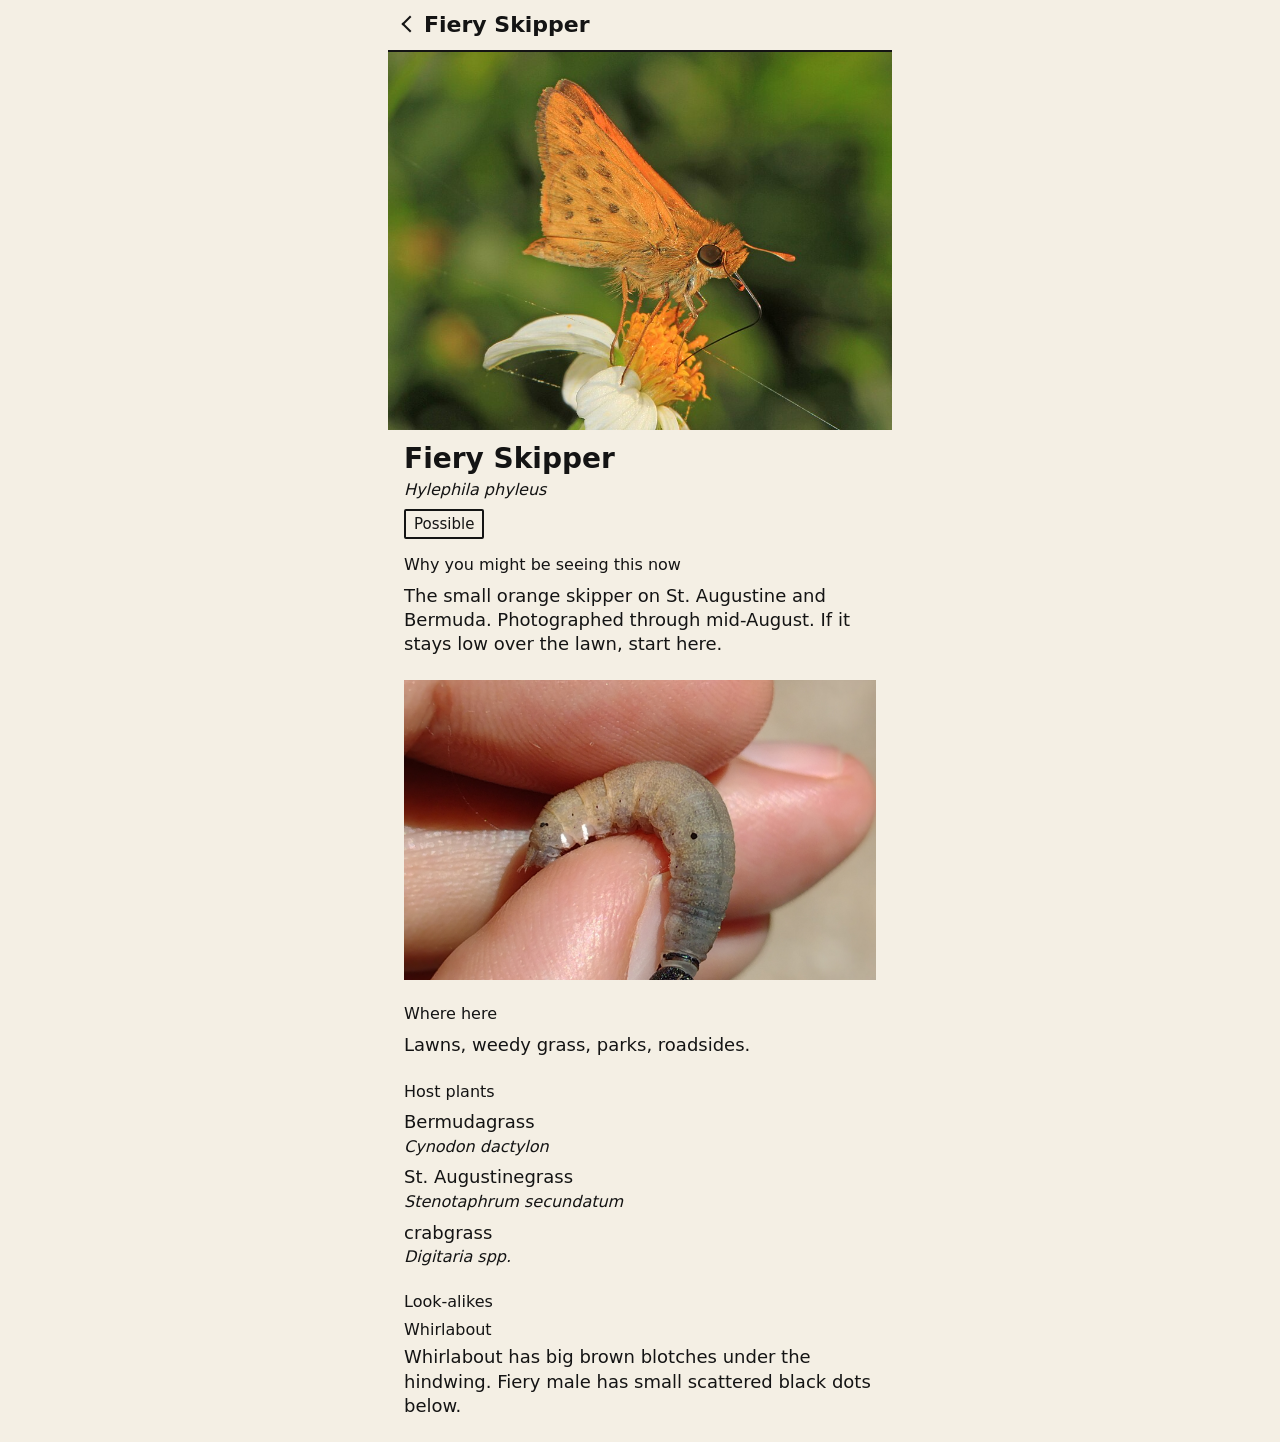
<file: species/fiery-skipper.html>
<!DOCTYPE html>
<html lang="en">
<head>
  <meta charset="utf-8">
  <meta name="viewport" content="width=device-width, initial-scale=1">
  <title>Fiery Skipper · Cape Coral butterflies</title>
  <link rel="stylesheet" href="../css/guide.css">
</head>
<body>
  <div class="app" data-species-page data-species="fiery-skipper" data-color="orange|blue or small" data-place="yard" data-kind="lives here" data-august-chip="Common now" data-peak="" data-flight="1,2,3,4,5,6,7,8,9,10,11,12" data-garden="0">
    <div class="backbar">
      <a class="back" href="../index.html"><span class="back-mark" aria-hidden="true"></span>Fiery Skipper</a>
    </div>
    <div class="hero">
      <img src="../img/fiery-skipper-hero.jpg" alt="" width="400" height="300">
    </div>
    <header class="names">
      <h1 class="common">Fiery Skipper</h1>
      <p class="scientific">Hylephila phyleus</p>
      <span class="chip chip-common" data-chip>Common now</span>
    </header>
    <section class="why">
      <h2 class="sec-label">Why you might be seeing this now</h2>
      <p class="why-text">The small orange skipper on St. Augustine and Bermuda. Photographed through mid-August. If it stays low over the lawn, start here.</p>
    </section>
    <div class="secondary">
      <figure><img src="../img/fiery-skipper-caterpillar.jpg" alt="" width="400" height="300"></figure>
    </div>
    <section class="section">
      <h2 class="sec-label">Where here</h2>
      <p class="where-text">Lawns, weedy grass, parks, roadsides.</p>
    </section>
    <section class="section">
      <h2 class="sec-label">Host plants</h2>
      <div class="host">
        <p class="host-common">Bermudagrass</p>
        <span class="host-sci">Cynodon dactylon</span>
      </div>
      <div class="host">
        <p class="host-common">St. Augustinegrass</p>
        <span class="host-sci">Stenotaphrum secundatum</span>
      </div>
      <div class="host">
        <p class="host-common">crabgrass</p>
        <span class="host-sci">Digitaria spp.</span>
      </div>
    </section>
    <section class="section">
      <h2 class="sec-label">Look-alikes</h2>
      <div class="la">
        <span class="la-name">Whirlabout</span>
        <p class="la-how">Whirlabout has big brown blotches under the hindwing. Fiery male has small scattered black dots below.</p>
      </div>
    </section>
    <div class="page-end"></div>
  </div>
  <script src="../js/guide.js"></script>
</body>
</html>
</file>
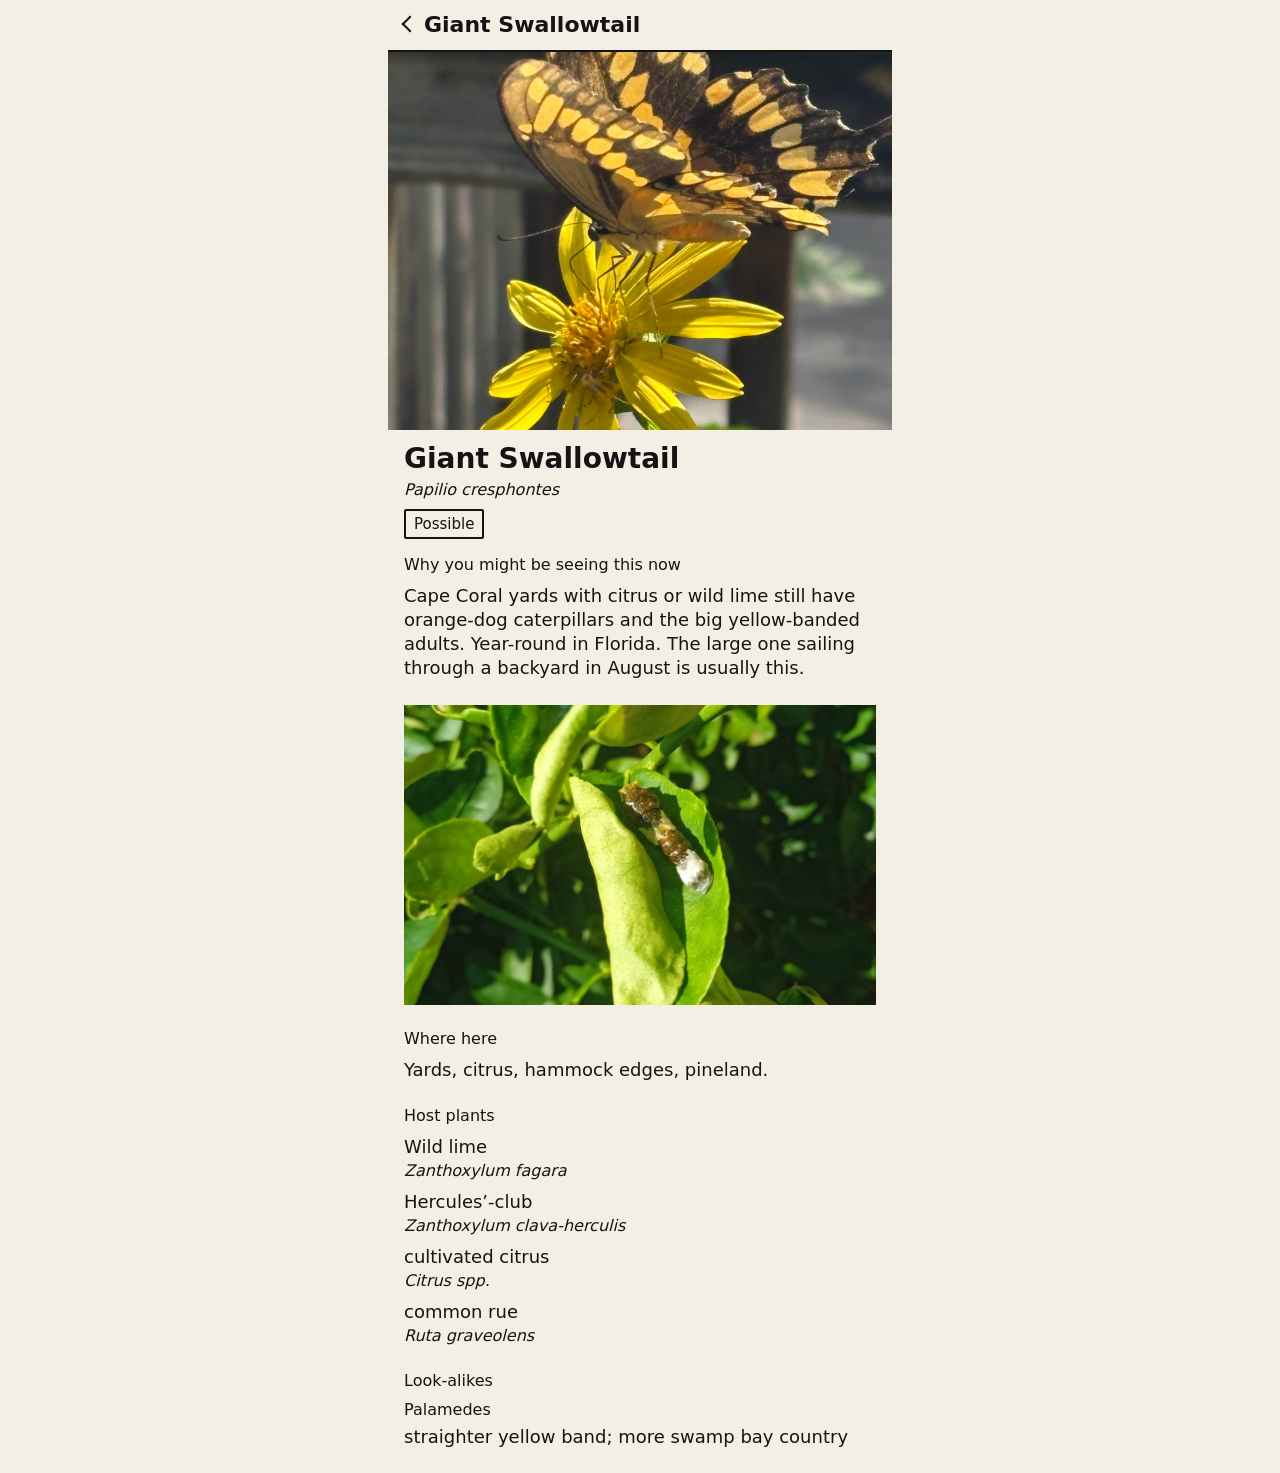
<file: species/giant-swallowtail.html>
<!DOCTYPE html>
<html lang="en">
<head>
  <meta charset="utf-8">
  <meta name="viewport" content="width=device-width, initial-scale=1">
  <title>Giant Swallowtail · Cape Coral butterflies</title>
  <link rel="stylesheet" href="../css/guide.css">
</head>
<body>
  <div class="app" data-species-page data-species="giant-swallowtail" data-color="yellow/white" data-place="yard" data-kind="lives here" data-august-chip="Common now" data-peak="" data-flight="1,2,3,4,5,6,7,8,9,10,11,12" data-garden="0">
    <div class="backbar">
      <a class="back" href="../index.html"><span class="back-mark" aria-hidden="true"></span>Giant Swallowtail</a>
    </div>
    <div class="hero">
      <img src="../img/giant-swallowtail-hero.jpg" alt="" width="400" height="300">
    </div>
    <header class="names">
      <h1 class="common">Giant Swallowtail</h1>
      <p class="scientific">Papilio cresphontes</p>
      <span class="chip chip-common" data-chip>Common now</span>
    </header>
    <section class="why">
      <h2 class="sec-label">Why you might be seeing this now</h2>
      <p class="why-text">Cape Coral yards with citrus or wild lime still have orange-dog caterpillars and the big yellow-banded adults. Year-round in Florida. The large one sailing through a backyard in August is usually this.</p>
    </section>
    <div class="secondary">
      <figure><img src="../img/giant-swallowtail-caterpillar.jpg" alt="" width="400" height="300"></figure>
    </div>
    <section class="section">
      <h2 class="sec-label">Where here</h2>
      <p class="where-text">Yards, citrus, hammock edges, pineland.</p>
    </section>
    <section class="section">
      <h2 class="sec-label">Host plants</h2>
      <div class="host">
        <p class="host-common">Wild lime</p>
        <span class="host-sci">Zanthoxylum fagara</span>
      </div>
      <div class="host">
        <p class="host-common">Hercules’-club</p>
        <span class="host-sci">Zanthoxylum clava-herculis</span>
      </div>
      <div class="host">
        <p class="host-common">cultivated citrus</p>
        <span class="host-sci">Citrus spp.</span>
      </div>
      <div class="host">
        <p class="host-common">common rue</p>
        <span class="host-sci">Ruta graveolens</span>
      </div>
    </section>
    <section class="section">
      <h2 class="sec-label">Look-alikes</h2>
      <div class="la">
        <span class="la-name">Palamedes</span>
        <p class="la-how">straighter yellow band; more swamp bay country</p>
      </div>
    </section>
    <div class="page-end"></div>
  </div>
  <script src="../js/guide.js"></script>
</body>
</html>
</file>
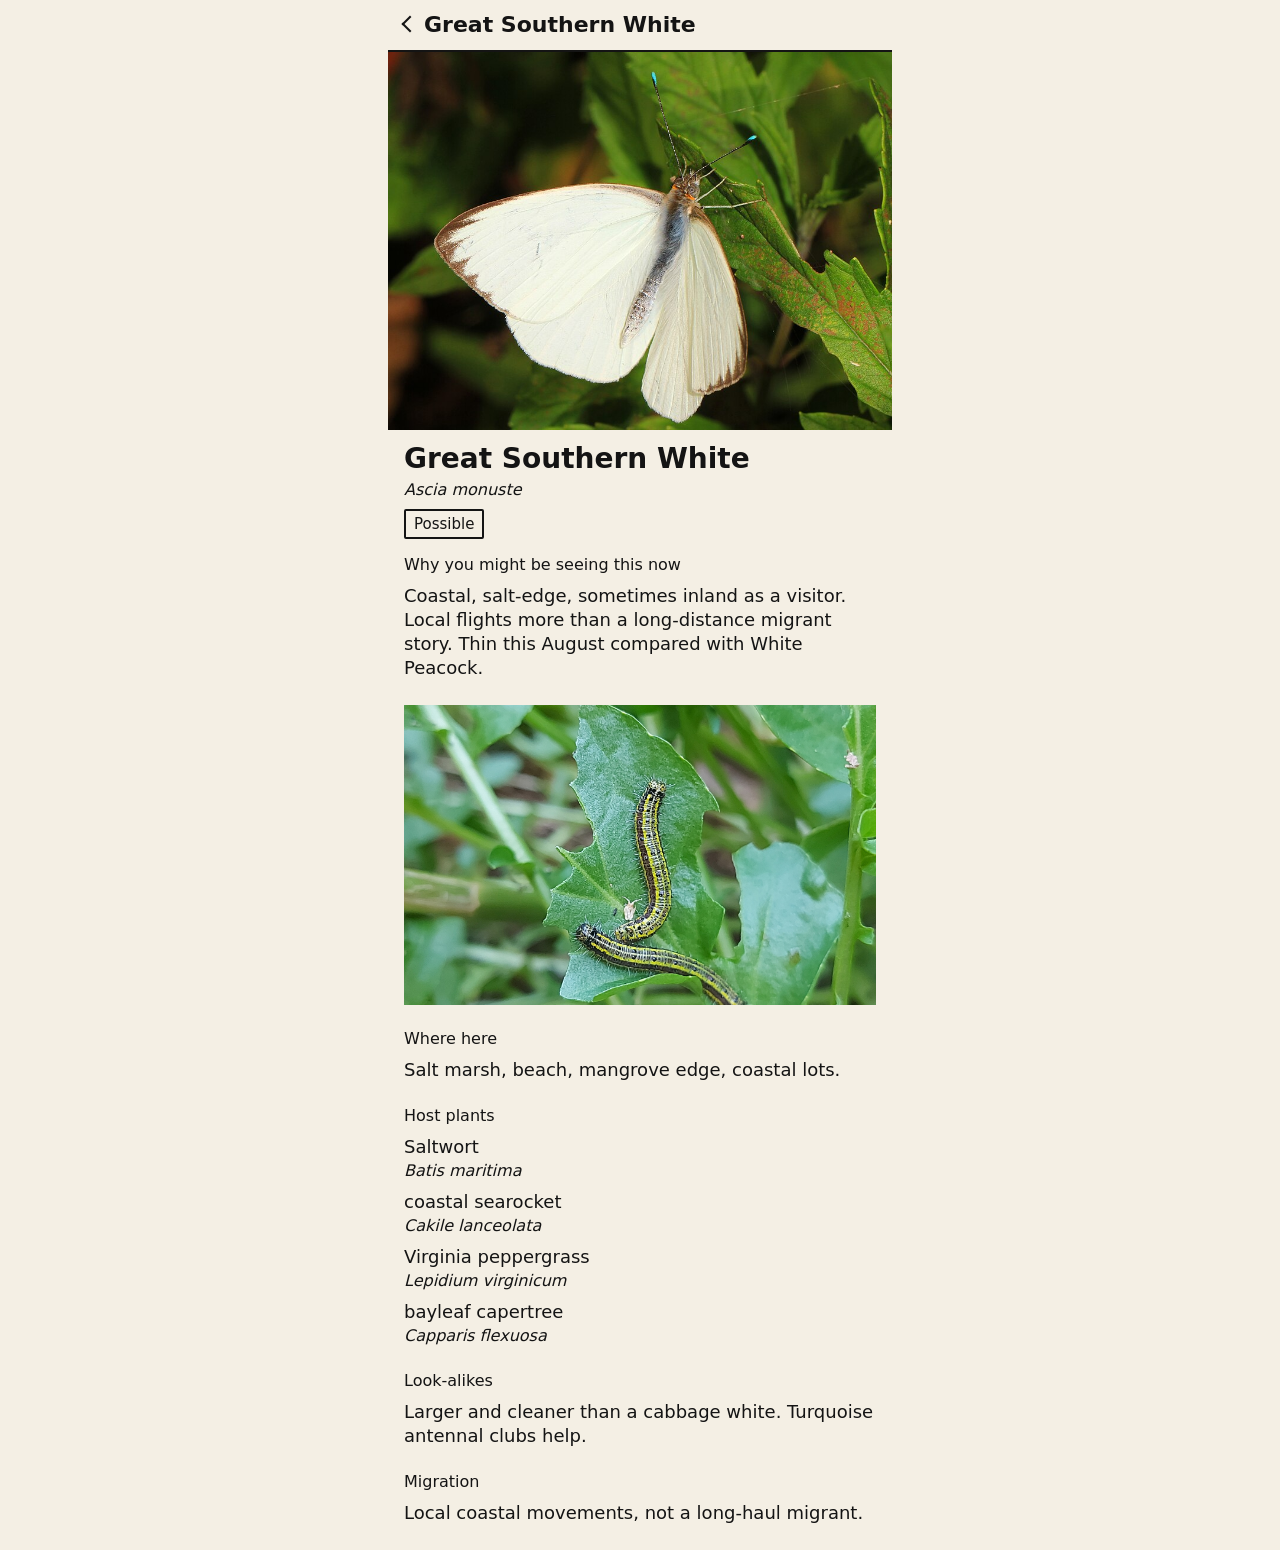
<file: species/great-southern-white.html>
<!DOCTYPE html>
<html lang="en">
<head>
  <meta charset="utf-8">
  <meta name="viewport" content="width=device-width, initial-scale=1">
  <title>Great Southern White · Cape Coral butterflies</title>
  <link rel="stylesheet" href="../css/guide.css">
</head>
<body>
  <div class="app" data-species-page data-species="great-southern-white" data-color="yellow/white" data-place="mangrove" data-kind="lives here|moving through" data-august-chip="Possible" data-peak="" data-flight="1,2,3,4,5,6,7,8,9,10,11,12" data-garden="0">
    <div class="backbar">
      <a class="back" href="../index.html"><span class="back-mark" aria-hidden="true"></span>Great Southern White</a>
    </div>
    <div class="hero">
      <img src="../img/great-southern-white-hero.jpg" alt="" width="400" height="300">
    </div>
    <header class="names">
      <h1 class="common">Great Southern White</h1>
      <p class="scientific">Ascia monuste</p>
      <span class="chip chip-possible" data-chip>Possible</span>
    </header>
    <section class="why">
      <h2 class="sec-label">Why you might be seeing this now</h2>
      <p class="why-text">Coastal, salt-edge, sometimes inland as a visitor. Local flights more than a long-distance migrant story. Thin this August compared with White Peacock.</p>
    </section>
    <div class="secondary">
      <figure><img src="../img/great-southern-white-caterpillar.jpg" alt="" width="400" height="300"></figure>
    </div>
    <section class="section">
      <h2 class="sec-label">Where here</h2>
      <p class="where-text">Salt marsh, beach, mangrove edge, coastal lots.</p>
    </section>
    <section class="section">
      <h2 class="sec-label">Host plants</h2>
      <div class="host">
        <p class="host-common">Saltwort</p>
        <span class="host-sci">Batis maritima</span>
      </div>
      <div class="host">
        <p class="host-common">coastal searocket</p>
        <span class="host-sci">Cakile lanceolata</span>
      </div>
      <div class="host">
        <p class="host-common">Virginia peppergrass</p>
        <span class="host-sci">Lepidium virginicum</span>
      </div>
      <div class="host">
        <p class="host-common">bayleaf capertree</p>
        <span class="host-sci">Capparis flexuosa</span>
      </div>
    </section>
    <section class="section">
      <h2 class="sec-label">Look-alikes</h2>
      <div class="la">
        <p class="la-how">Larger and cleaner than a cabbage white. Turquoise antennal clubs help.</p>
      </div>
    </section>
    <section class="section">
      <h2 class="sec-label">Migration</h2>
      <p class="mig-text">Local coastal movements, not a long-haul migrant.</p>
    </section>
    <div class="page-end"></div>
  </div>
  <script src="../js/guide.js"></script>
</body>
</html>
</file>
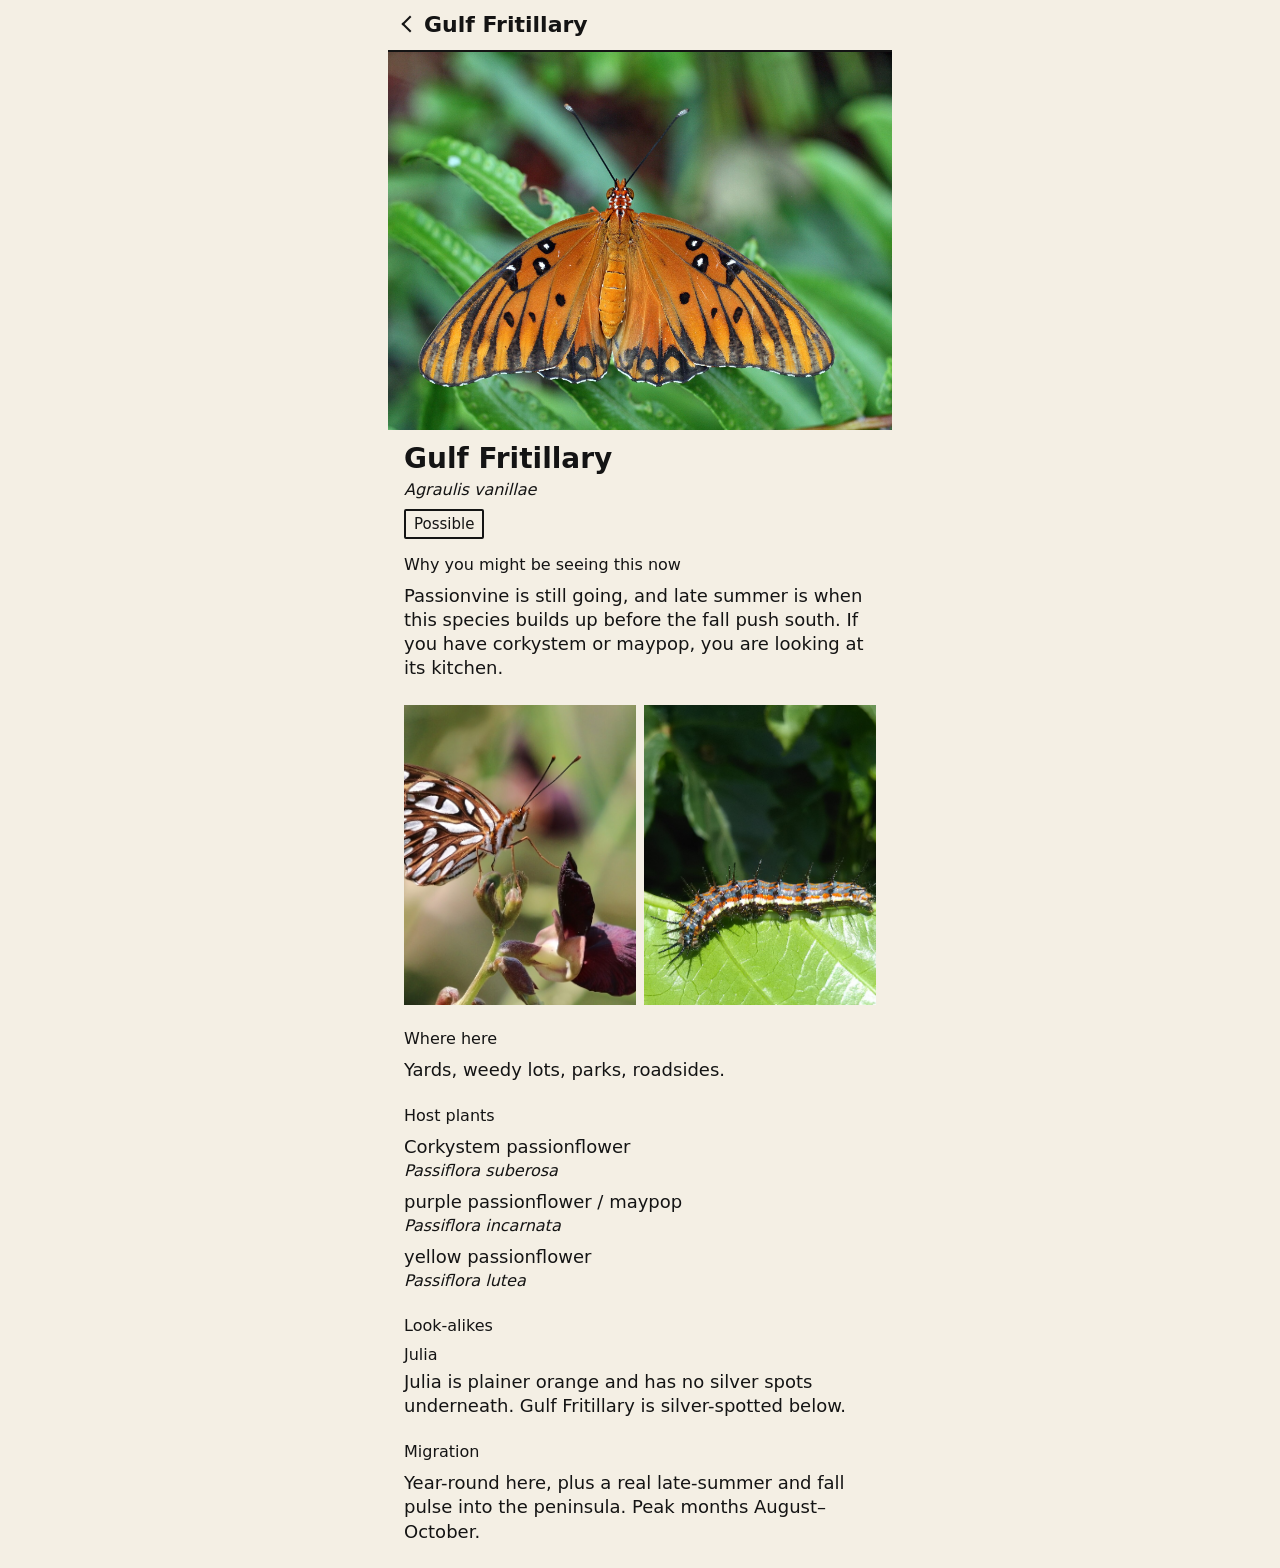
<file: species/gulf-fritillary.html>
<!DOCTYPE html>
<html lang="en">
<head>
  <meta charset="utf-8">
  <meta name="viewport" content="width=device-width, initial-scale=1">
  <title>Gulf Fritillary · Cape Coral butterflies</title>
  <link rel="stylesheet" href="../css/guide.css">
</head>
<body>
  <div class="app" data-species-page data-species="gulf-fritillary" data-color="orange" data-place="yard" data-kind="lives here|moving through" data-august-chip="Common now" data-peak="8,9,10" data-flight="1,2,3,4,5,6,7,8,9,10,11,12" data-garden="0">
    <div class="backbar">
      <a class="back" href="../index.html"><span class="back-mark" aria-hidden="true"></span>Gulf Fritillary</a>
    </div>
    <div class="hero">
      <img src="../img/gulf-fritillary-hero.jpg" alt="" width="400" height="300">
    </div>
    <header class="names">
      <h1 class="common">Gulf Fritillary</h1>
      <p class="scientific">Agraulis vanillae</p>
      <span class="chip chip-common" data-chip>Common now</span>
    </header>
    <section class="why">
      <h2 class="sec-label">Why you might be seeing this now</h2>
      <p class="why-text">Passionvine is still going, and late summer is when this species builds up before the fall push south. If you have corkystem or maypop, you are looking at its kitchen.</p>
    </section>
    <div class="secondary two">
      <figure><img src="../img/gulf-fritillary-underside.jpg" alt="" width="400" height="300"></figure>
      <figure><img src="../img/gulf-fritillary-caterpillar.jpg" alt="" width="400" height="300"></figure>
    </div>
    <section class="section">
      <h2 class="sec-label">Where here</h2>
      <p class="where-text">Yards, weedy lots, parks, roadsides.</p>
    </section>
    <section class="section">
      <h2 class="sec-label">Host plants</h2>
      <div class="host">
        <p class="host-common">Corkystem passionflower</p>
        <span class="host-sci">Passiflora suberosa</span>
      </div>
      <div class="host">
        <p class="host-common">purple passionflower / maypop</p>
        <span class="host-sci">Passiflora incarnata</span>
      </div>
      <div class="host">
        <p class="host-common">yellow passionflower</p>
        <span class="host-sci">Passiflora lutea</span>
      </div>
    </section>
    <section class="section">
      <h2 class="sec-label">Look-alikes</h2>
      <div class="la">
        <span class="la-name">Julia</span>
        <p class="la-how">Julia is plainer orange and has no silver spots underneath. Gulf Fritillary is silver-spotted below.</p>
      </div>
    </section>
    <section class="section">
      <h2 class="sec-label">Migration</h2>
      <p class="mig-text">Year-round here, plus a real late-summer and fall pulse into the peninsula. Peak months August–October.</p>
    </section>
    <div class="page-end"></div>
  </div>
  <script src="../js/guide.js"></script>
</body>
</html>
</file>
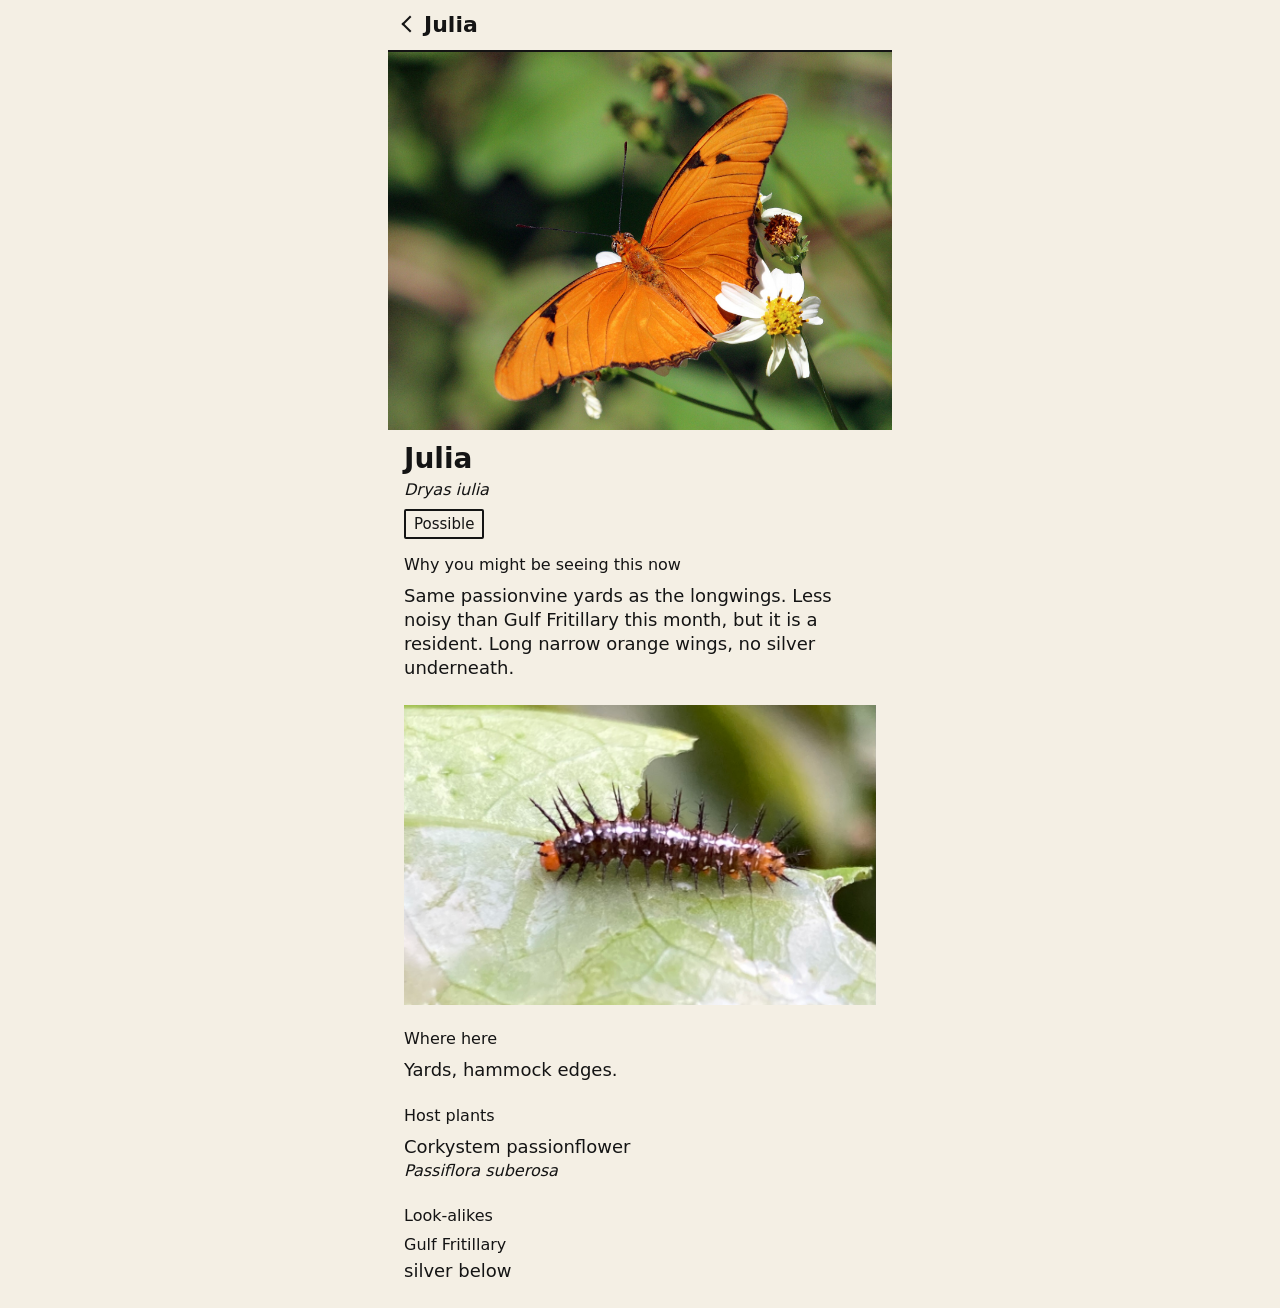
<file: species/julia.html>
<!DOCTYPE html>
<html lang="en">
<head>
  <meta charset="utf-8">
  <meta name="viewport" content="width=device-width, initial-scale=1">
  <title>Julia · Cape Coral butterflies</title>
  <link rel="stylesheet" href="../css/guide.css">
</head>
<body>
  <div class="app" data-species-page data-species="julia" data-color="orange" data-place="yard" data-kind="lives here" data-august-chip="Possible" data-peak="" data-flight="1,2,3,4,5,6,7,8,9,10,11,12" data-garden="0">
    <div class="backbar">
      <a class="back" href="../index.html"><span class="back-mark" aria-hidden="true"></span>Julia</a>
    </div>
    <div class="hero">
      <img src="../img/julia-hero.jpg" alt="" width="400" height="300">
    </div>
    <header class="names">
      <h1 class="common">Julia</h1>
      <p class="scientific">Dryas iulia</p>
      <span class="chip chip-possible" data-chip>Possible</span>
    </header>
    <section class="why">
      <h2 class="sec-label">Why you might be seeing this now</h2>
      <p class="why-text">Same passionvine yards as the longwings. Less noisy than Gulf Fritillary this month, but it is a resident. Long narrow orange wings, no silver underneath.</p>
    </section>
    <div class="secondary">
      <figure><img src="../img/julia-caterpillar.jpg" alt="" width="400" height="300"></figure>
    </div>
    <section class="section">
      <h2 class="sec-label">Where here</h2>
      <p class="where-text">Yards, hammock edges.</p>
    </section>
    <section class="section">
      <h2 class="sec-label">Host plants</h2>
      <div class="host">
        <p class="host-common">Corkystem passionflower</p>
        <span class="host-sci">Passiflora suberosa</span>
      </div>
    </section>
    <section class="section">
      <h2 class="sec-label">Look-alikes</h2>
      <div class="la">
        <span class="la-name">Gulf Fritillary</span>
        <p class="la-how">silver below</p>
      </div>
    </section>
    <div class="page-end"></div>
  </div>
  <script src="../js/guide.js"></script>
</body>
</html>
</file>
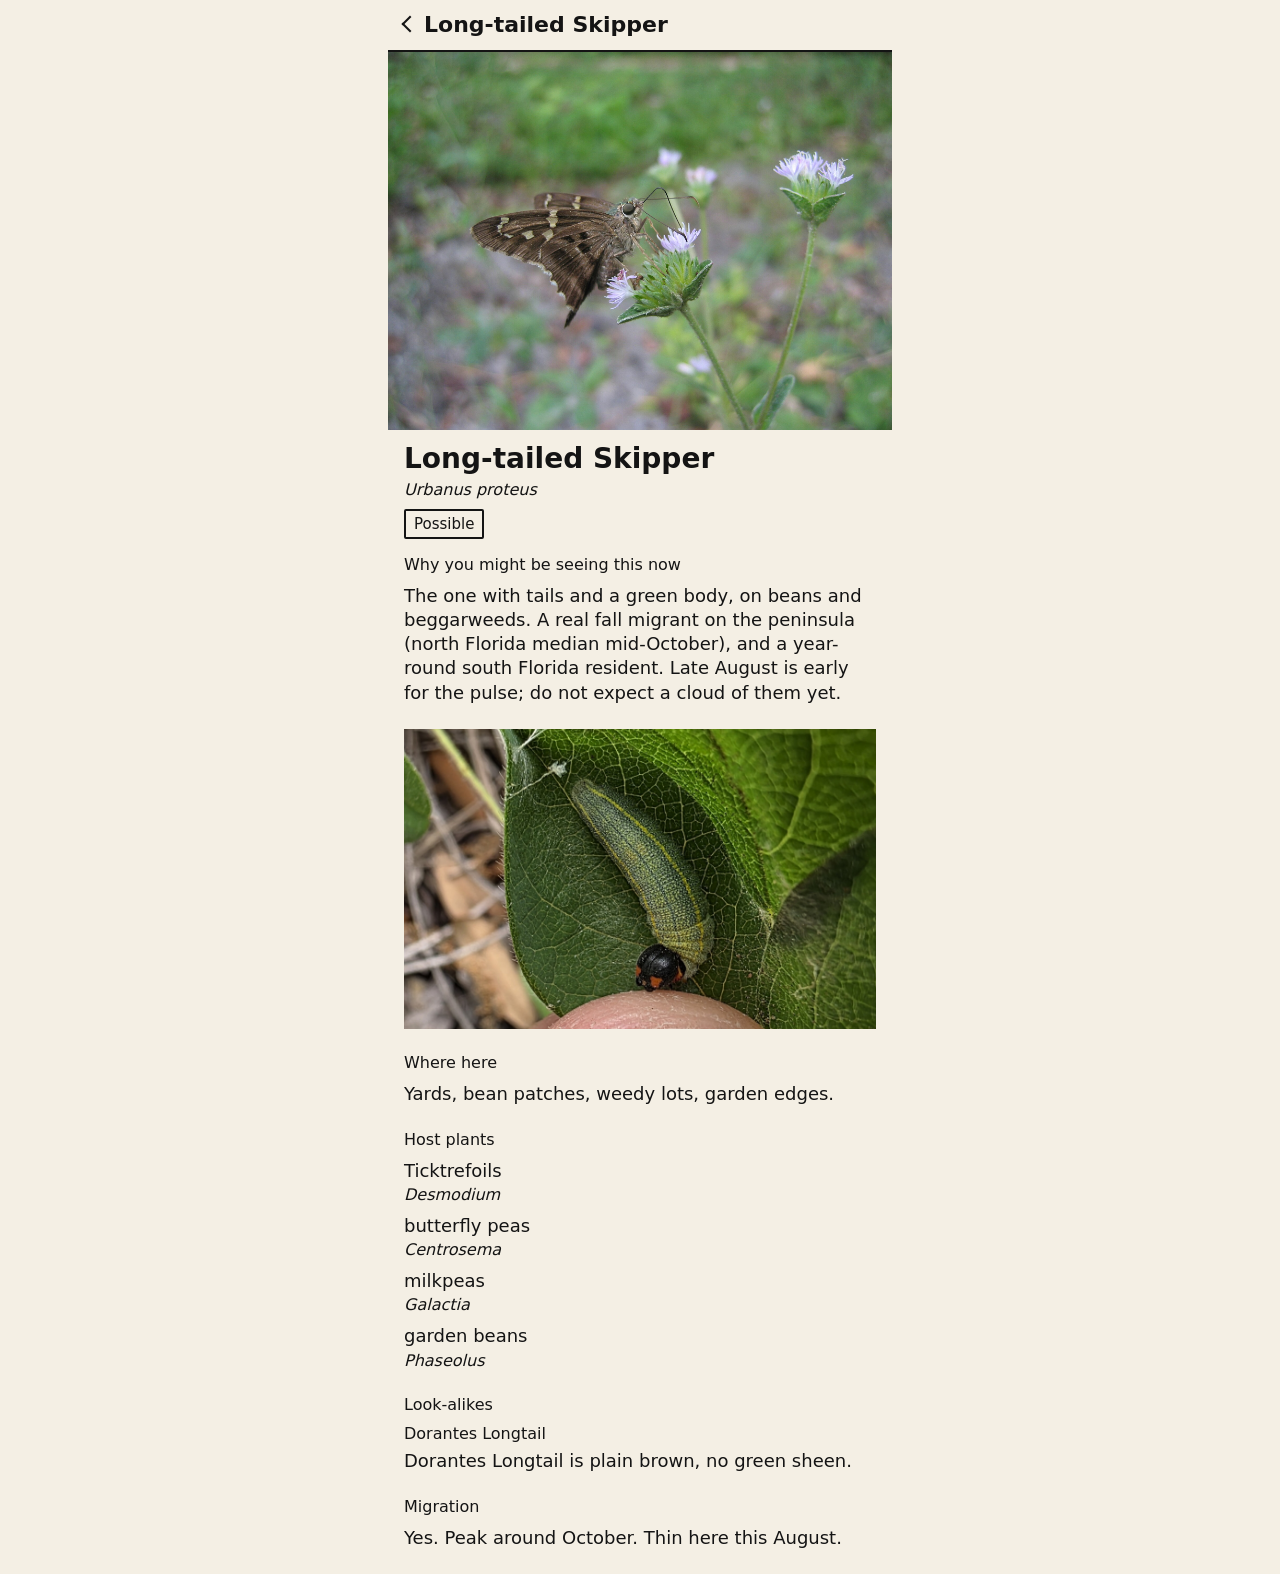
<file: species/long-tailed-skipper.html>
<!DOCTYPE html>
<html lang="en">
<head>
  <meta charset="utf-8">
  <meta name="viewport" content="width=device-width, initial-scale=1">
  <title>Long-tailed Skipper · Cape Coral butterflies</title>
  <link rel="stylesheet" href="../css/guide.css">
</head>
<body>
  <div class="app" data-species-page data-species="long-tailed-skipper" data-color="black or striped" data-place="yard" data-kind="lives here|moving through" data-august-chip="Possible" data-peak="10" data-flight="1,2,3,4,5,6,7,8,9,10,11,12" data-garden="0">
    <div class="backbar">
      <a class="back" href="../index.html"><span class="back-mark" aria-hidden="true"></span>Long-tailed Skipper</a>
    </div>
    <div class="hero">
      <img src="../img/long-tailed-skipper-hero.jpg" alt="" width="400" height="300">
    </div>
    <header class="names">
      <h1 class="common">Long-tailed Skipper</h1>
      <p class="scientific">Urbanus proteus</p>
      <span class="chip chip-possible" data-chip>Possible</span>
    </header>
    <section class="why">
      <h2 class="sec-label">Why you might be seeing this now</h2>
      <p class="why-text">The one with tails and a green body, on beans and beggarweeds. A real fall migrant on the peninsula (north Florida median mid-October), and a year-round south Florida resident. Late August is early for the pulse; do not expect a cloud of them yet.</p>
    </section>
    <div class="secondary">
      <figure><img src="../img/long-tailed-skipper-caterpillar.jpg" alt="" width="400" height="300"></figure>
    </div>
    <section class="section">
      <h2 class="sec-label">Where here</h2>
      <p class="where-text">Yards, bean patches, weedy lots, garden edges.</p>
    </section>
    <section class="section">
      <h2 class="sec-label">Host plants</h2>
      <div class="host">
        <p class="host-common">Ticktrefoils</p>
        <span class="host-sci">Desmodium</span>
      </div>
      <div class="host">
        <p class="host-common">butterfly peas</p>
        <span class="host-sci">Centrosema</span>
      </div>
      <div class="host">
        <p class="host-common">milkpeas</p>
        <span class="host-sci">Galactia</span>
      </div>
      <div class="host">
        <p class="host-common">garden beans</p>
        <span class="host-sci">Phaseolus</span>
      </div>
    </section>
    <section class="section">
      <h2 class="sec-label">Look-alikes</h2>
      <div class="la">
        <span class="la-name">Dorantes Longtail</span>
        <p class="la-how">Dorantes Longtail is plain brown, no green sheen.</p>
      </div>
    </section>
    <section class="section">
      <h2 class="sec-label">Migration</h2>
      <p class="mig-text">Yes. Peak around October. Thin here this August.</p>
    </section>
    <div class="page-end"></div>
  </div>
  <script src="../js/guide.js"></script>
</body>
</html>
</file>
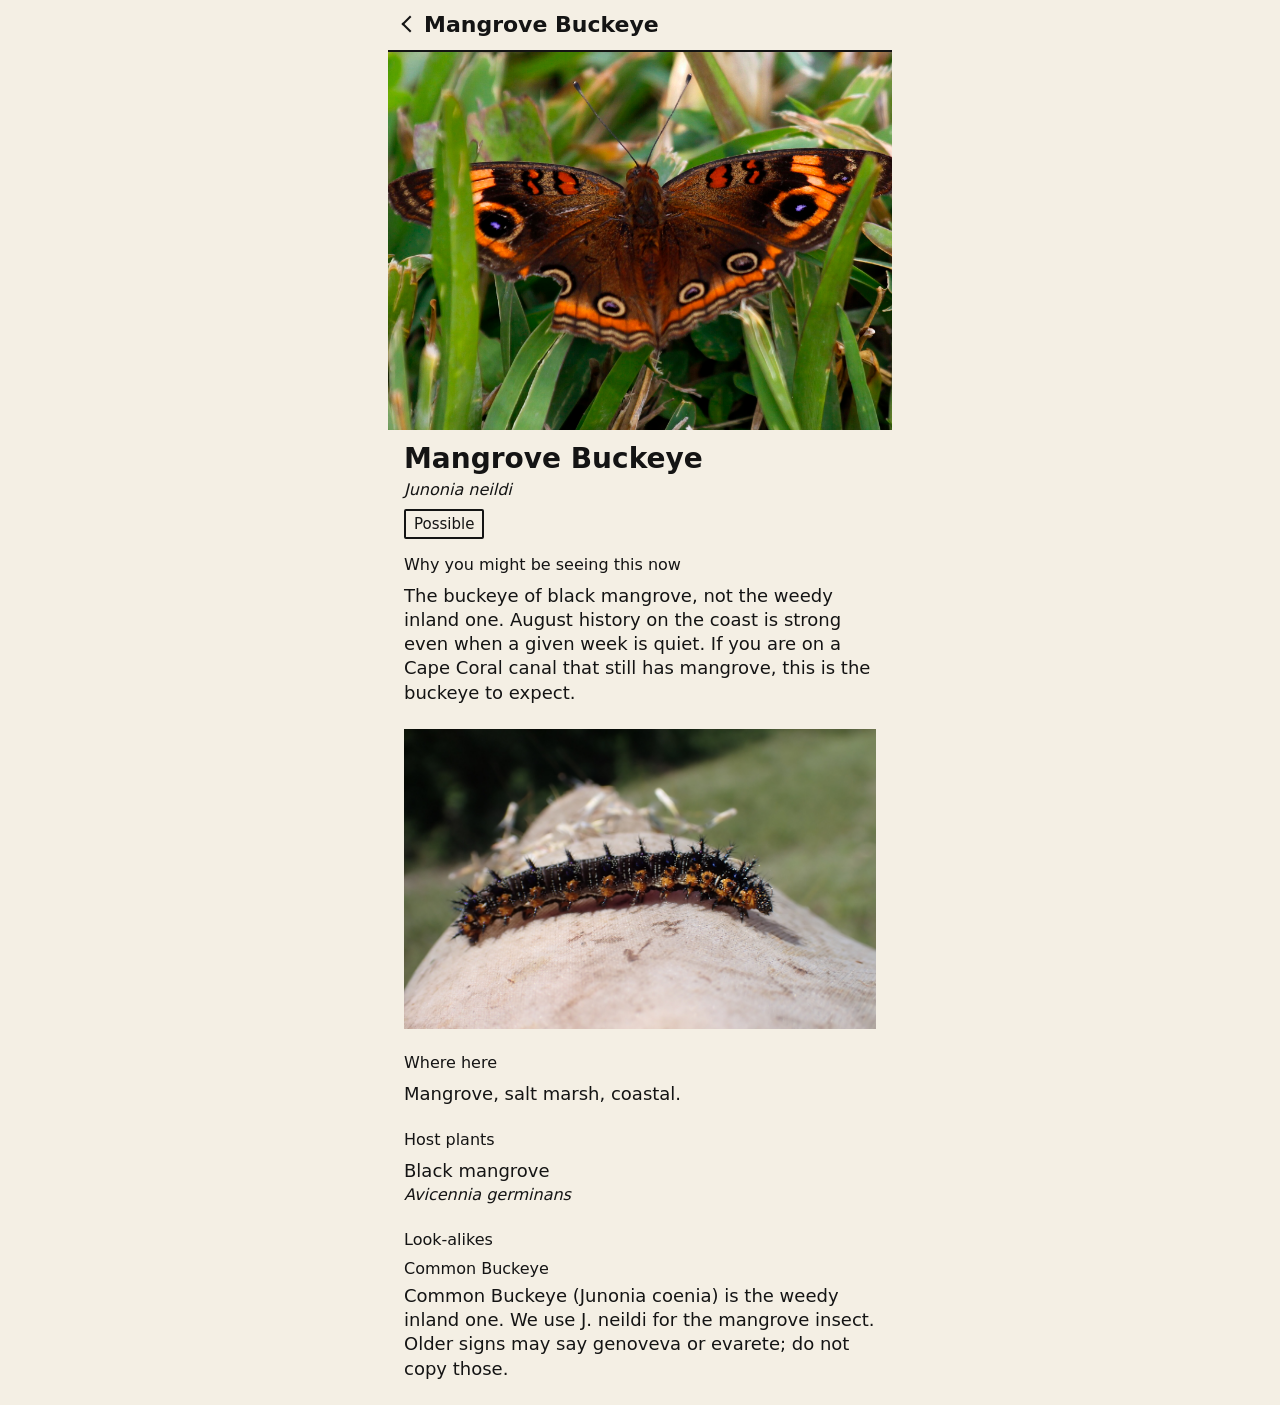
<file: species/mangrove-buckeye.html>
<!DOCTYPE html>
<html lang="en">
<head>
  <meta charset="utf-8">
  <meta name="viewport" content="width=device-width, initial-scale=1">
  <title>Mangrove Buckeye · Cape Coral butterflies</title>
  <link rel="stylesheet" href="../css/guide.css">
</head>
<body>
  <div class="app" data-species-page data-species="mangrove-buckeye" data-color="orange" data-place="canal|mangrove" data-kind="lives here" data-august-chip="Possible" data-peak="" data-flight="1,2,3,4,5,6,7,8,9,10,11,12" data-garden="0">
    <div class="backbar">
      <a class="back" href="../index.html"><span class="back-mark" aria-hidden="true"></span>Mangrove Buckeye</a>
    </div>
    <div class="hero">
      <img src="../img/mangrove-buckeye-hero.jpg" alt="" width="400" height="300">
    </div>
    <header class="names">
      <h1 class="common">Mangrove Buckeye</h1>
      <p class="scientific">Junonia neildi</p>
      <span class="chip chip-possible" data-chip>Possible</span>
    </header>
    <section class="why">
      <h2 class="sec-label">Why you might be seeing this now</h2>
      <p class="why-text">The buckeye of black mangrove, not the weedy inland one. August history on the coast is strong even when a given week is quiet. If you are on a Cape Coral canal that still has mangrove, this is the buckeye to expect.</p>
    </section>
    <div class="secondary">
      <figure><img src="../img/mangrove-buckeye-caterpillar.jpg" alt="" width="400" height="300"></figure>
    </div>
    <section class="section">
      <h2 class="sec-label">Where here</h2>
      <p class="where-text">Mangrove, salt marsh, coastal.</p>
    </section>
    <section class="section">
      <h2 class="sec-label">Host plants</h2>
      <div class="host">
        <p class="host-common">Black mangrove</p>
        <span class="host-sci">Avicennia germinans</span>
      </div>
    </section>
    <section class="section">
      <h2 class="sec-label">Look-alikes</h2>
      <div class="la">
        <span class="la-name">Common Buckeye</span>
        <p class="la-how">Common Buckeye (Junonia coenia) is the weedy inland one. We use J. neildi for the mangrove insect. Older signs may say genoveva or evarete; do not copy those.</p>
      </div>
    </section>
    <div class="page-end"></div>
  </div>
  <script src="../js/guide.js"></script>
</body>
</html>
</file>
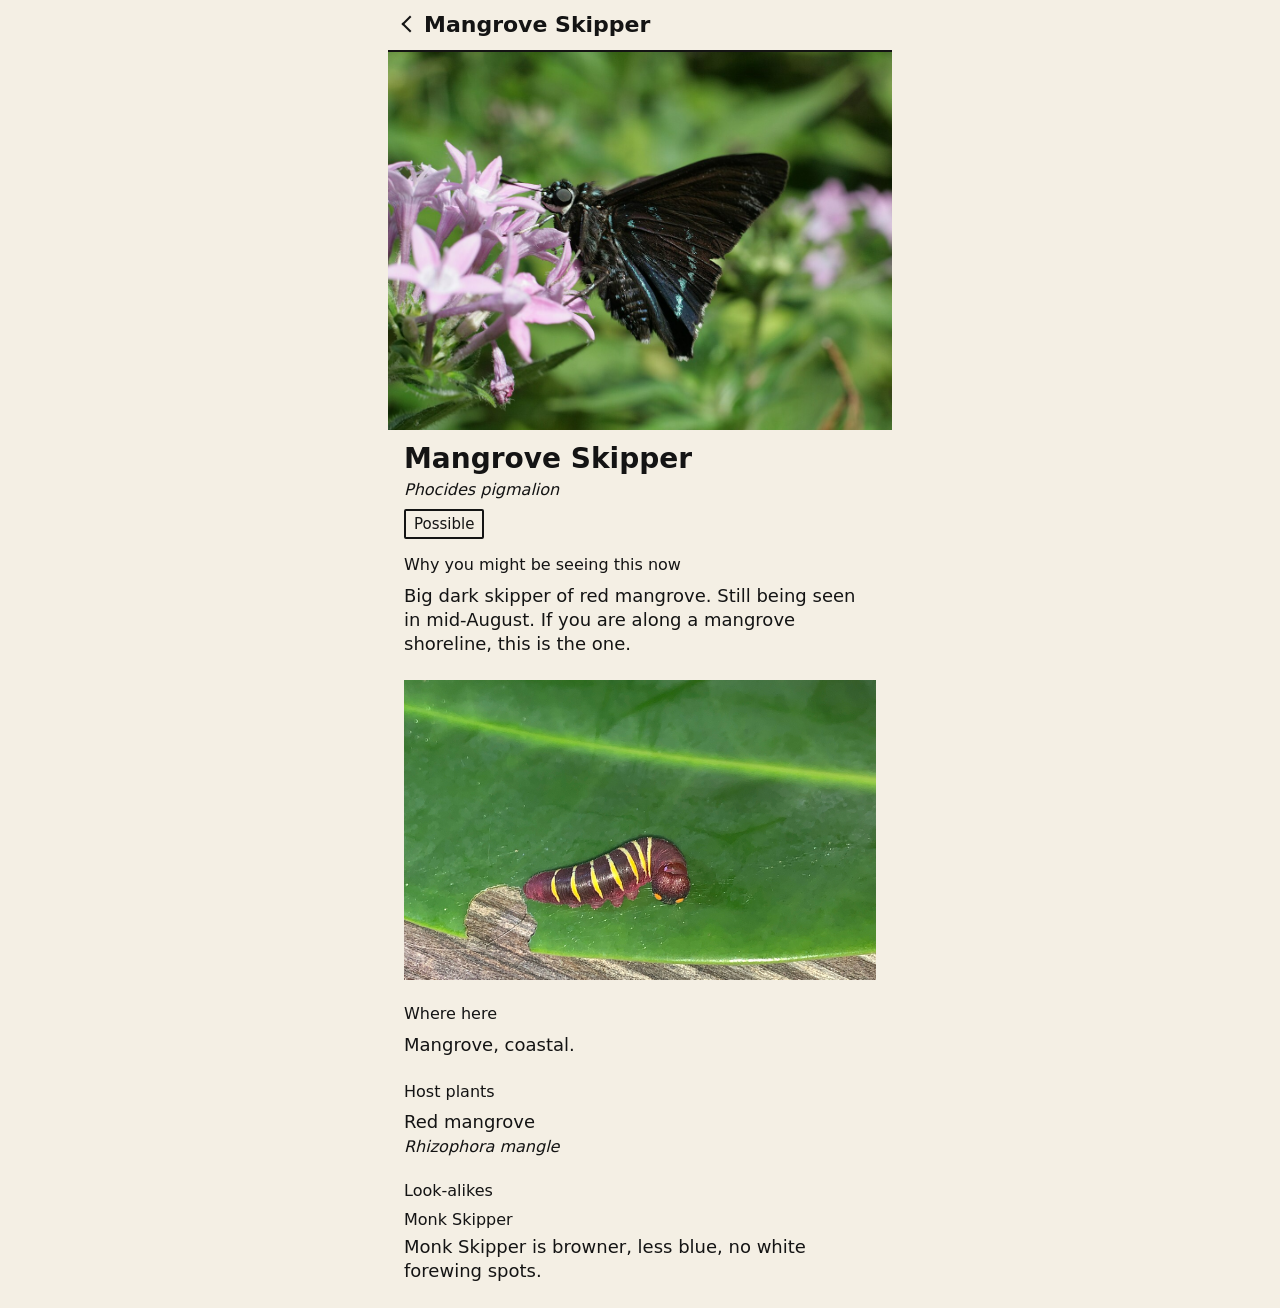
<file: species/mangrove-skipper.html>
<!DOCTYPE html>
<html lang="en">
<head>
  <meta charset="utf-8">
  <meta name="viewport" content="width=device-width, initial-scale=1">
  <title>Mangrove Skipper · Cape Coral butterflies</title>
  <link rel="stylesheet" href="../css/guide.css">
</head>
<body>
  <div class="app" data-species-page data-species="mangrove-skipper" data-color="black or striped" data-place="mangrove" data-kind="lives here" data-august-chip="Common now" data-peak="" data-flight="1,2,3,4,5,6,7,8,9,10,11,12" data-garden="0">
    <div class="backbar">
      <a class="back" href="../index.html"><span class="back-mark" aria-hidden="true"></span>Mangrove Skipper</a>
    </div>
    <div class="hero">
      <img src="../img/mangrove-skipper-hero.jpg" alt="" width="400" height="300">
    </div>
    <header class="names">
      <h1 class="common">Mangrove Skipper</h1>
      <p class="scientific">Phocides pigmalion</p>
      <span class="chip chip-common" data-chip>Common now</span>
    </header>
    <section class="why">
      <h2 class="sec-label">Why you might be seeing this now</h2>
      <p class="why-text">Big dark skipper of red mangrove. Still being seen in mid-August. If you are along a mangrove shoreline, this is the one.</p>
    </section>
    <div class="secondary">
      <figure><img src="../img/mangrove-skipper-caterpillar.jpg" alt="" width="400" height="300"></figure>
    </div>
    <section class="section">
      <h2 class="sec-label">Where here</h2>
      <p class="where-text">Mangrove, coastal.</p>
    </section>
    <section class="section">
      <h2 class="sec-label">Host plants</h2>
      <div class="host">
        <p class="host-common">Red mangrove</p>
        <span class="host-sci">Rhizophora mangle</span>
      </div>
    </section>
    <section class="section">
      <h2 class="sec-label">Look-alikes</h2>
      <div class="la">
        <span class="la-name">Monk Skipper</span>
        <p class="la-how">Monk Skipper is browner, less blue, no white forewing spots.</p>
      </div>
    </section>
    <div class="page-end"></div>
  </div>
  <script src="../js/guide.js"></script>
</body>
</html>
</file>
<file: css/guide.css>
/* Cape Coral butterflies — type 28/22/18/16/15 for yard reading */

:root {
  --paper: #f4efe4;
  --ink: #141414;
  --display: 28px;
  --title: 22px;
  --body: 18px;
  --secondary: 16px;
  --quiet: 15px;
  --s4: 4px;
  --s8: 8px;
  --s12: 12px;
  --s16: 16px;
  --s24: 24px;
  --hair: 2px;
  --chip-radius: 2px;
  --thumb: 76px;
}

*,
*::before,
*::after {
  box-sizing: border-box;
}

html {
  -webkit-text-size-adjust: 100%;
  text-size-adjust: 100%;
}

html,
body {
  margin: 0;
  background: var(--paper);
  color: var(--ink);
  font-family: system-ui, -apple-system, "Segoe UI", sans-serif;
  font-size: var(--body);
  line-height: 1.35;
  font-weight: 400;
}

img {
  border: 0;
  max-width: 100%;
}

button {
  font: inherit;
  color: inherit;
  background: none;
  border: 0;
  padding: 0;
  margin: 0;
  appearance: none;
  -webkit-appearance: none;
  cursor: pointer;
}

a {
  color: inherit;
}

.app {
  max-width: 28rem;
  margin: 0 auto;
  background: var(--paper);
}

/* --- Home --- */

.home-top {
  position: sticky;
  top: 0;
  z-index: 4;
  background: var(--paper);
  border-bottom: var(--hair) solid var(--ink);
}

.home-lines {
  padding: var(--s16) var(--s16) 0;
}

.home-line {
  margin: 0;
  font-size: var(--title);
  font-weight: 650;
  line-height: 1.25;
}

.home-sub {
  margin: var(--s4) 0 0;
  font-size: var(--secondary);
  font-weight: 400;
  line-height: 1.3;
  color: var(--ink);
}

.filters {
  padding: var(--s12) var(--s16) var(--s12);
}

.filter-lead {
  display: flex;
  flex-wrap: wrap;
  gap: var(--s8);
}

.filter-group {
  margin-top: var(--s8);
}

.filter-group-label {
  display: block;
  font-size: var(--secondary);
  font-weight: 400;
  line-height: 1.3;
  margin: 0 0 var(--s4);
  color: var(--ink);
}

.filter-options {
  display: flex;
  flex-wrap: wrap;
  gap: var(--s8);
}

.fchip {
  display: inline-block;
  font-size: var(--quiet);
  line-height: 1.2;
  font-weight: 500;
  padding: var(--s4) var(--s8);
  border: var(--hair) solid var(--ink);
  border-radius: var(--chip-radius);
  background: var(--paper);
  color: var(--ink);
}

.fchip[aria-pressed="true"] {
  background: var(--ink);
  color: var(--paper);
  font-weight: 700;
}

.list {
  margin: 0;
  padding: 0;
  list-style: none;
}

.card {
  display: flex;
  align-items: center;
  gap: var(--s12);
  padding: var(--s8) var(--s16);
  text-decoration: none;
  color: var(--ink);
  border-bottom: var(--hair) solid var(--ink);
  min-height: calc(var(--thumb) + var(--s16));
}

.card[hidden] {
  display: none;
}

.card-photo {
  width: var(--thumb);
  height: var(--thumb);
  flex: 0 0 var(--thumb);
  overflow: hidden;
  background: var(--ink);
}

.card-photo img {
  width: 100%;
  height: 100%;
  object-fit: cover;
  object-position: center;
  display: block;
}

.card-text {
  min-width: 0;
  display: flex;
  flex-direction: column;
  align-items: flex-start;
  gap: var(--s4);
}

.card-name {
  font-size: var(--body);
  font-weight: 400;
  line-height: 1.25;
}

/* --- Chips --- */

.chip {
  display: inline-block;
  font-size: var(--quiet);
  line-height: 1.2;
  padding: var(--s4) var(--s8);
  border-radius: var(--chip-radius);
  border: var(--hair) solid var(--ink);
  white-space: nowrap;
  color: var(--ink);
  background: var(--paper);
}

.chip-common {
  background: var(--ink);
  color: var(--paper);
  font-weight: 700;
}

.chip-possible {
  background: var(--paper);
  color: var(--ink);
  font-weight: 500;
}

.chip-unlikely {
  background: var(--paper);
  color: var(--ink);
  font-weight: 400;
}

.chip-colonizer {
  background: var(--ink);
  color: var(--paper);
  font-weight: 500;
  padding-left: 14px;
  position: relative;
}

.chip-colonizer::before {
  content: "";
  position: absolute;
  left: 6px;
  top: 5px;
  bottom: 5px;
  width: 2px;
  background: var(--paper);
}

/* --- Species page --- */

.backbar {
  position: sticky;
  top: 0;
  z-index: 4;
  background: var(--paper);
  border-bottom: var(--hair) solid var(--ink);
}

.back {
  display: flex;
  align-items: center;
  gap: var(--s8);
  padding: var(--s12) var(--s16);
  min-height: 48px;
  text-decoration: none;
  color: var(--ink);
  font-size: var(--title);
  font-weight: 650;
  line-height: 1.2;
}

.back-mark {
  display: block;
  width: 12px;
  height: 12px;
  flex: 0 0 12px;
  border-left: var(--hair) solid var(--ink);
  border-bottom: var(--hair) solid var(--ink);
  transform: rotate(45deg);
  margin-top: -2px;
}

.hero {
  width: 100%;
  aspect-ratio: 4 / 3;
  background: var(--ink);
  display: block;
}

.hero img {
  width: 100%;
  height: 100%;
  object-fit: cover;
  display: block;
}

.names {
  padding: var(--s12) var(--s16) 0;
}

.common {
  margin: 0;
  font-size: var(--display);
  font-weight: 650;
  line-height: 1.2;
}

.scientific {
  margin: var(--s4) 0 0;
  font-size: var(--secondary);
  font-weight: 400;
  font-style: italic;
  line-height: 1.3;
  color: var(--ink);
}

.names .chip {
  margin-top: var(--s8);
}

.why {
  padding: var(--s16) var(--s16) 0;
}

.sec-label {
  display: block;
  font-size: var(--secondary);
  font-weight: 400;
  line-height: 1.3;
  margin: 0 0 var(--s8);
  color: var(--ink);
}

.why-text,
.where-text,
.mig-text,
.la-how,
.host-common {
  margin: 0;
  font-size: var(--body);
  font-weight: 400;
  line-height: 1.35;
}

.secondary {
  padding: var(--s24) var(--s16) 0;
  display: grid;
  grid-template-columns: 1fr;
  gap: var(--s8);
}

.secondary.two {
  grid-template-columns: 1fr 1fr;
}

.secondary figure {
  margin: 0;
}

.secondary img {
  width: 100%;
  aspect-ratio: 4 / 3;
  object-fit: cover;
  display: block;
}

.section {
  padding: var(--s24) var(--s16) 0;
}

.section:last-child {
  padding-bottom: var(--s24);
}

.host {
  margin: 0 0 var(--s8);
}

.host:last-child {
  margin-bottom: 0;
}

.host-sci {
  display: block;
  font-size: var(--secondary);
  font-style: italic;
  line-height: 1.3;
  color: var(--ink);
  margin-top: 2px;
}

.host-extra {
  display: block;
  font-size: var(--body);
  line-height: 1.35;
  margin-top: var(--s4);
}

.la {
  margin: 0 0 var(--s8);
}

.la:last-child {
  margin-bottom: 0;
}

.la-name {
  display: block;
  font-size: var(--secondary);
  font-weight: 400;
  line-height: 1.3;
  margin: 0 0 var(--s4);
}

.page-end {
  height: var(--s24);
}

.host-sci-inline {
  display: inline;
  font-size: var(--secondary);
  font-style: italic;
  line-height: 1.3;
  color: var(--ink);
}
</file>
